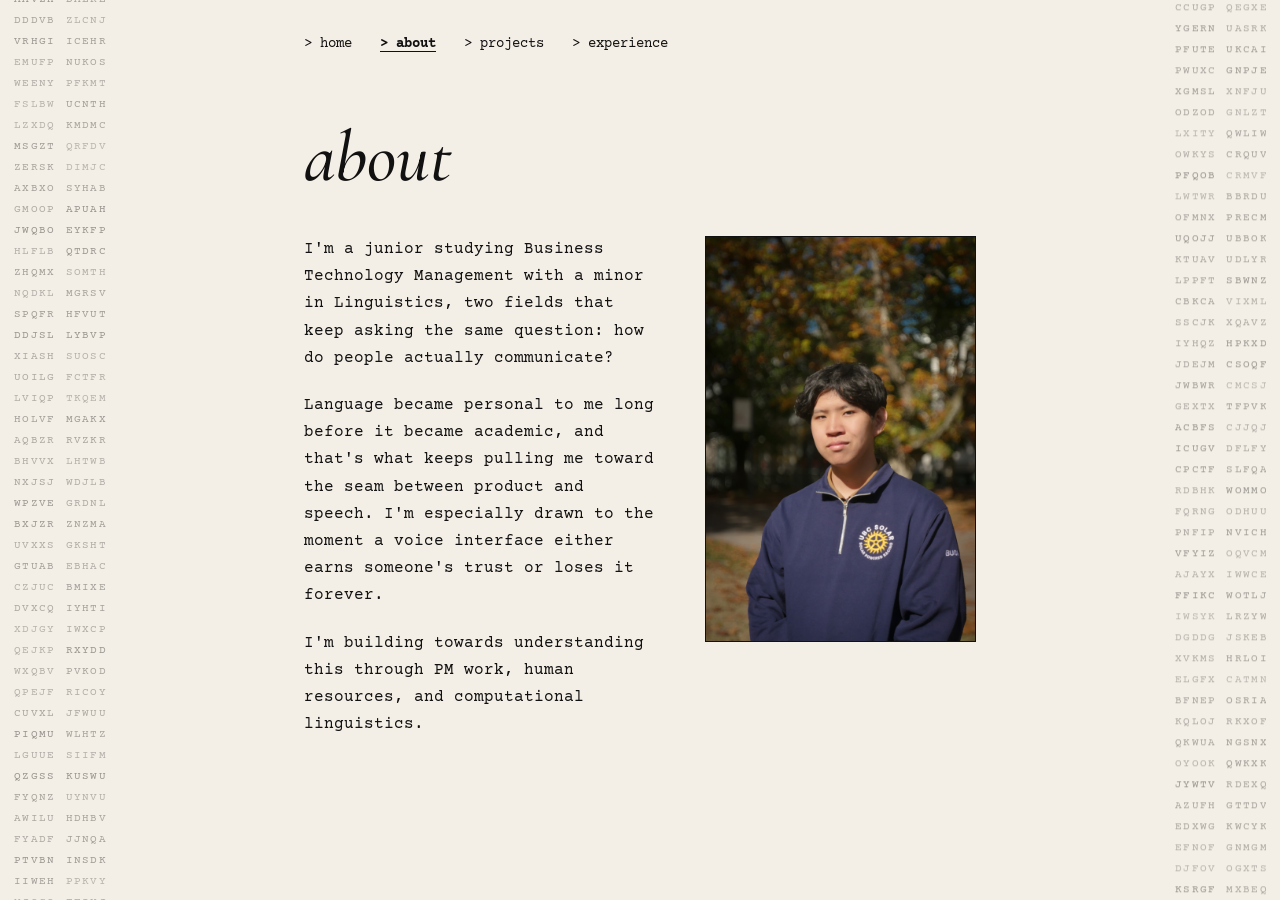
<file: about.html>
<!DOCTYPE html>
<html lang="en">
<head>
  <meta charset="utf-8">
  <meta name="viewport" content="width=device-width, initial-scale=1">
  <title>about | william he</title>
  <meta name="description" content="About William He, a UBC Business Technology Management student with a Linguistics minor.">
  <meta property="og:title" content="about | william he">
  <meta property="og:description" content="About William He, a UBC Business Technology Management student with a Linguistics minor.">
  <meta property="og:type" content="website">
  <link rel="preconnect" href="https://fonts.googleapis.com">
  <link rel="preconnect" href="https://fonts.gstatic.com" crossorigin>
  <link href="https://fonts.googleapis.com/css2?family=Cormorant+Garamond:ital,wght@1,400;1,500&family=Courier+Prime:wght@400;700&display=swap" rel="stylesheet">
  <link rel="stylesheet" href="css/style.css">
</head>
<body>
  <div class="page">
    <nav class="site-nav" aria-label="Main">
      <ul>
        <li><a href="index.html">&gt; home</a></li>
        <li><a href="about.html" aria-current="page">&gt; about</a></li>
        <li><a href="projects.html">&gt; projects</a></li>
        <li><a href="experience.html">&gt; experience</a></li>
      </ul>
    </nav>

    <main>
      <h1 class="page-title">about</h1>

      <div class="about-grid">
        <div class="about-text">
          <p>I'm a junior studying Business Technology Management with a minor in Linguistics, two fields that keep asking the same question: how do people actually communicate?</p>
          <p>Language became personal to me long before it became academic, and that's what keeps pulling me toward the seam between product and speech. I'm especially drawn to the moment a voice interface either earns someone's trust or loses it forever.</p>
          <p>I'm building towards understanding this through PM work, human resources, and computational linguistics.</p>
        </div>

        <figure class="about-photo">
          <img src="assets/willhe.jpg" alt="Portrait of William He outdoors in autumn, wearing a navy UBC Solar quarter-zip" width="1365" height="2048">
        </figure>
      </div>
    </main>
  </div>

  <script src="js/scramble.js"></script>
</body>
</html>
</file>
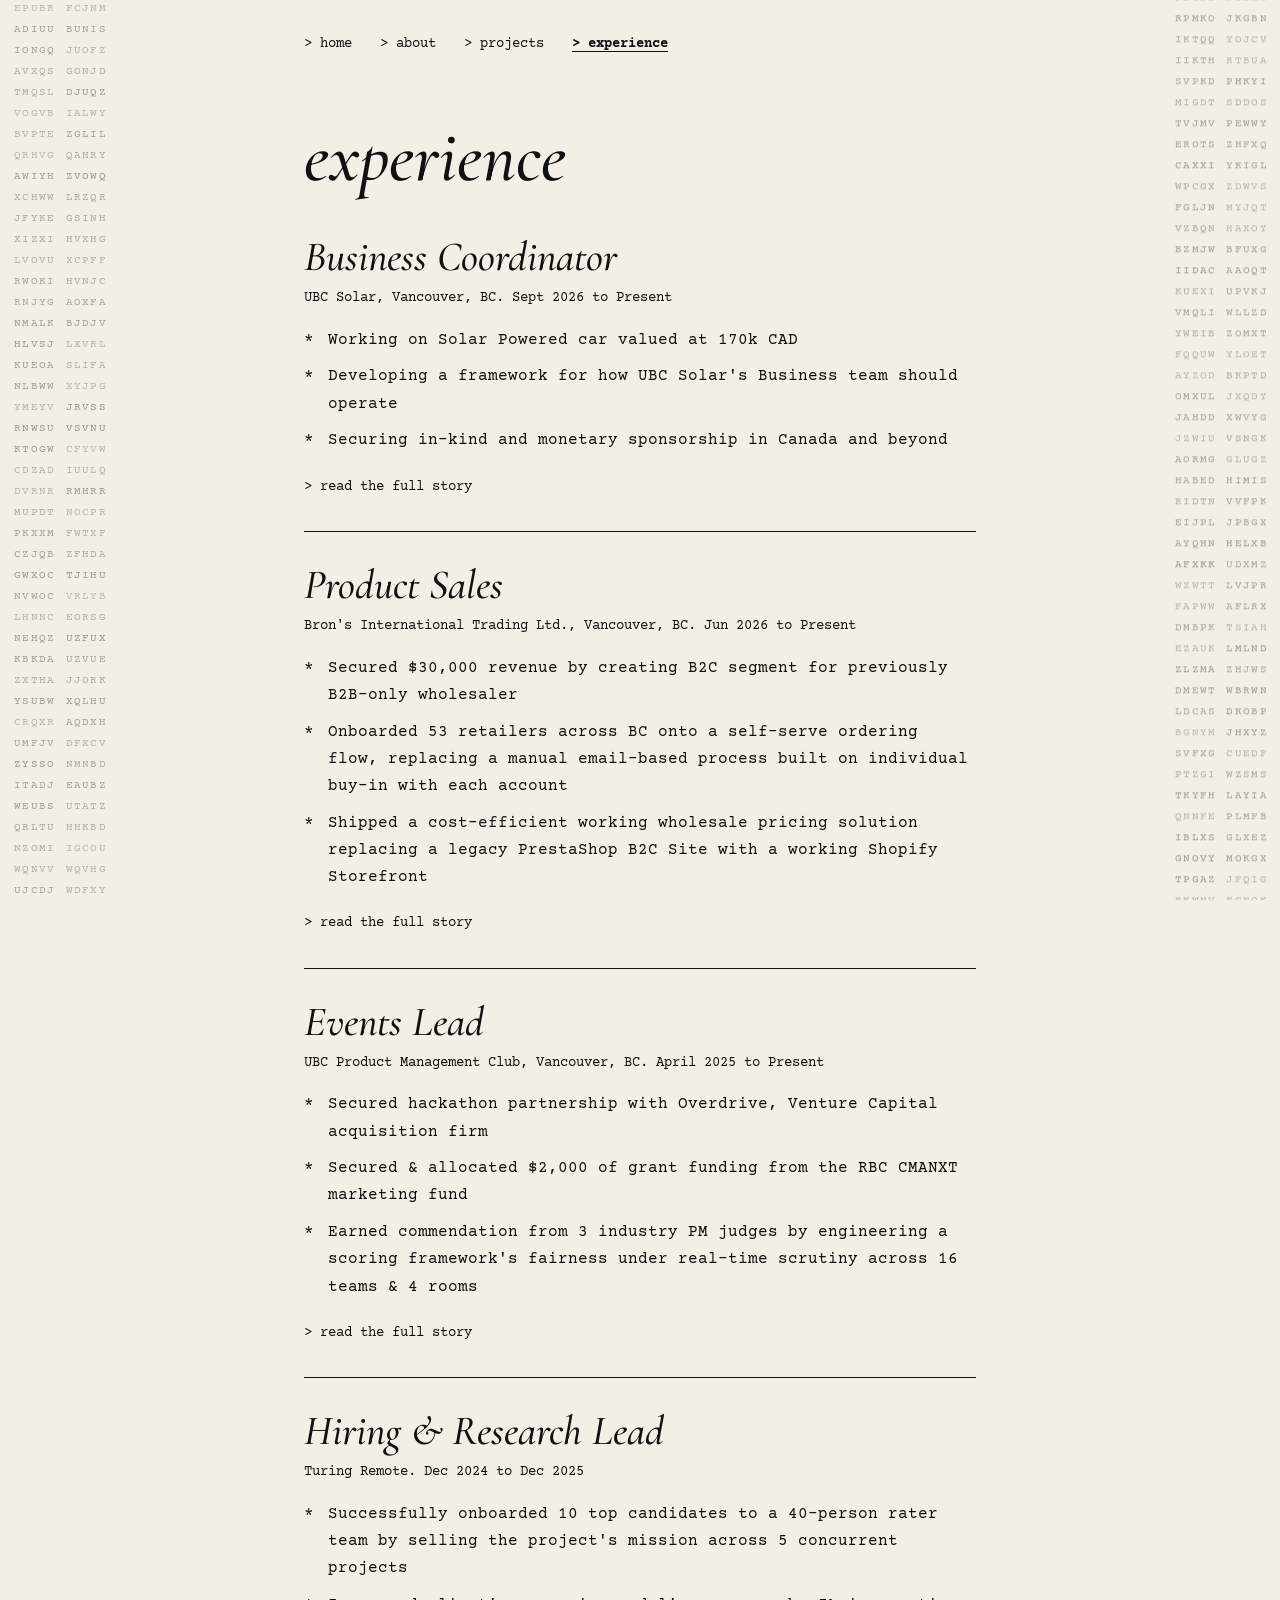
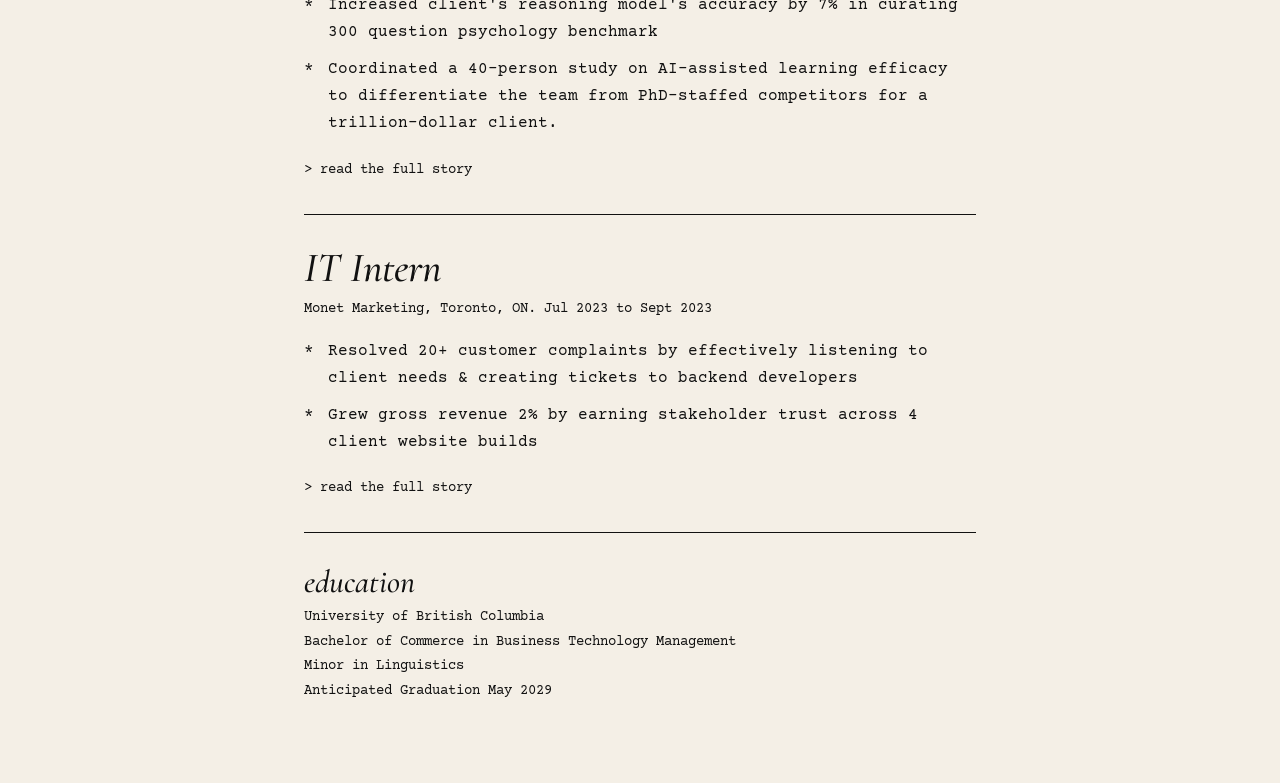
<file: experience.html>
<!DOCTYPE html>
<html lang="en">
<head>
  <meta charset="utf-8">
  <meta name="viewport" content="width=device-width, initial-scale=1">
  <title>experience | william he</title>
  <meta name="description" content="Work experience of William He: UBC Solar, Bron's International Trading, UBC Product Management Club, Turing, and Monet Marketing.">
  <meta property="og:title" content="experience | william he">
  <meta property="og:description" content="Work experience of William He: UBC Solar, Bron's International Trading, UBC Product Management Club, Turing, and Monet Marketing.">
  <meta property="og:type" content="website">
  <link rel="preconnect" href="https://fonts.googleapis.com">
  <link rel="preconnect" href="https://fonts.gstatic.com" crossorigin>
  <link href="https://fonts.googleapis.com/css2?family=Cormorant+Garamond:ital,wght@1,400;1,500&family=Courier+Prime:wght@400;700&display=swap" rel="stylesheet">
  <link rel="stylesheet" href="css/style.css">
</head>
<body>
  <div class="page">
    <nav class="site-nav" aria-label="Main">
      <ul>
        <li><a href="index.html">&gt; home</a></li>
        <li><a href="about.html">&gt; about</a></li>
        <li><a href="projects.html">&gt; projects</a></li>
        <li><a href="experience.html" aria-current="page">&gt; experience</a></li>
      </ul>
    </nav>

    <main>
      <h1 class="page-title">experience</h1>

      <!-- To add an entry, copy one <article> block below and paste it at the top (newest first). -->

      <article class="entry">
        <h2><a href="experience/business-coordinator.html">Business Coordinator</a></h2>
        <p class="entry-meta">UBC Solar, Vancouver, BC. Sept 2026 to Present</p>
        <ul class="bullets">
          <li>Working on Solar Powered car valued at 170k CAD</li>
          <li>Developing a framework for how UBC Solar's Business team should operate</li>
          <li>Securing in-kind and monetary sponsorship in Canada and beyond</li>
        </ul>
        <p class="entry-more"><a href="experience/business-coordinator.html">&gt; read the full story</a></p>
      </article>

      <article class="entry">
        <h2><a href="experience/product-sales.html">Product Sales</a></h2>
        <p class="entry-meta">Bron's International Trading Ltd., Vancouver, BC. Jun 2026 to Present</p>
        <ul class="bullets">
          <li>Secured $30,000 revenue by creating B2C segment for previously B2B-only wholesaler</li>
          <li>Onboarded 53 retailers across BC onto a self-serve ordering flow, replacing a manual email-based process built on individual buy-in with each account</li>
          <li>Shipped a cost-efficient working wholesale pricing solution replacing a legacy PrestaShop B2C Site with a working Shopify Storefront</li>
        </ul>
        <p class="entry-more"><a href="experience/product-sales.html">&gt; read the full story</a></p>
      </article>

      <article class="entry">
        <h2><a href="experience/events-lead.html">Events Lead</a></h2>
        <p class="entry-meta">UBC Product Management Club, Vancouver, BC. April 2025 to Present</p>
        <ul class="bullets">
          <li>Secured hackathon partnership with Overdrive, Venture Capital acquisition firm</li>
          <li>Secured &amp; allocated $2,000 of grant funding from the RBC CMANXT marketing fund</li>
          <li>Earned commendation from 3 industry PM judges by engineering a scoring framework's fairness under real-time scrutiny across 16 teams &amp; 4 rooms</li>
        </ul>
        <p class="entry-more"><a href="experience/events-lead.html">&gt; read the full story</a></p>
      </article>

      <article class="entry">
        <h2><a href="experience/hiring-research-lead.html">Hiring &amp; Research Lead</a></h2>
        <p class="entry-meta">Turing Remote. Dec 2024 to Dec 2025</p>
        <ul class="bullets">
          <li>Successfully onboarded 10 top candidates to a 40-person rater team by selling the project's mission across 5 concurrent projects</li>
          <li>Increased client's reasoning model's accuracy by 7% in curating 300 question psychology benchmark</li>
          <li>Coordinated a 40-person study on AI-assisted learning efficacy to differentiate the team from PhD-staffed competitors for a trillion-dollar client.</li>
        </ul>
        <p class="entry-more"><a href="experience/hiring-research-lead.html">&gt; read the full story</a></p>
      </article>

      <article class="entry">
        <h2><a href="experience/it-intern.html">IT Intern</a></h2>
        <p class="entry-meta">Monet Marketing, Toronto, ON. Jul 2023 to Sept 2023</p>
        <ul class="bullets">
          <li>Resolved 20+ customer complaints by effectively listening to client needs &amp; creating tickets to backend developers</li>
          <li>Grew gross revenue 2% by earning stakeholder trust across 4 client website builds</li>
        </ul>
        <p class="entry-more"><a href="experience/it-intern.html">&gt; read the full story</a></p>
      </article>

      <section class="education" aria-labelledby="education-title">
        <h2 id="education-title">education</h2>
        <p>University of British Columbia<br>
        Bachelor of Commerce in Business Technology Management<br>
        Minor in Linguistics<br>
        Anticipated Graduation May 2029</p>
      </section>
    </main>
  </div>

  <script src="js/scramble.js"></script>
</body>
</html>
</file>
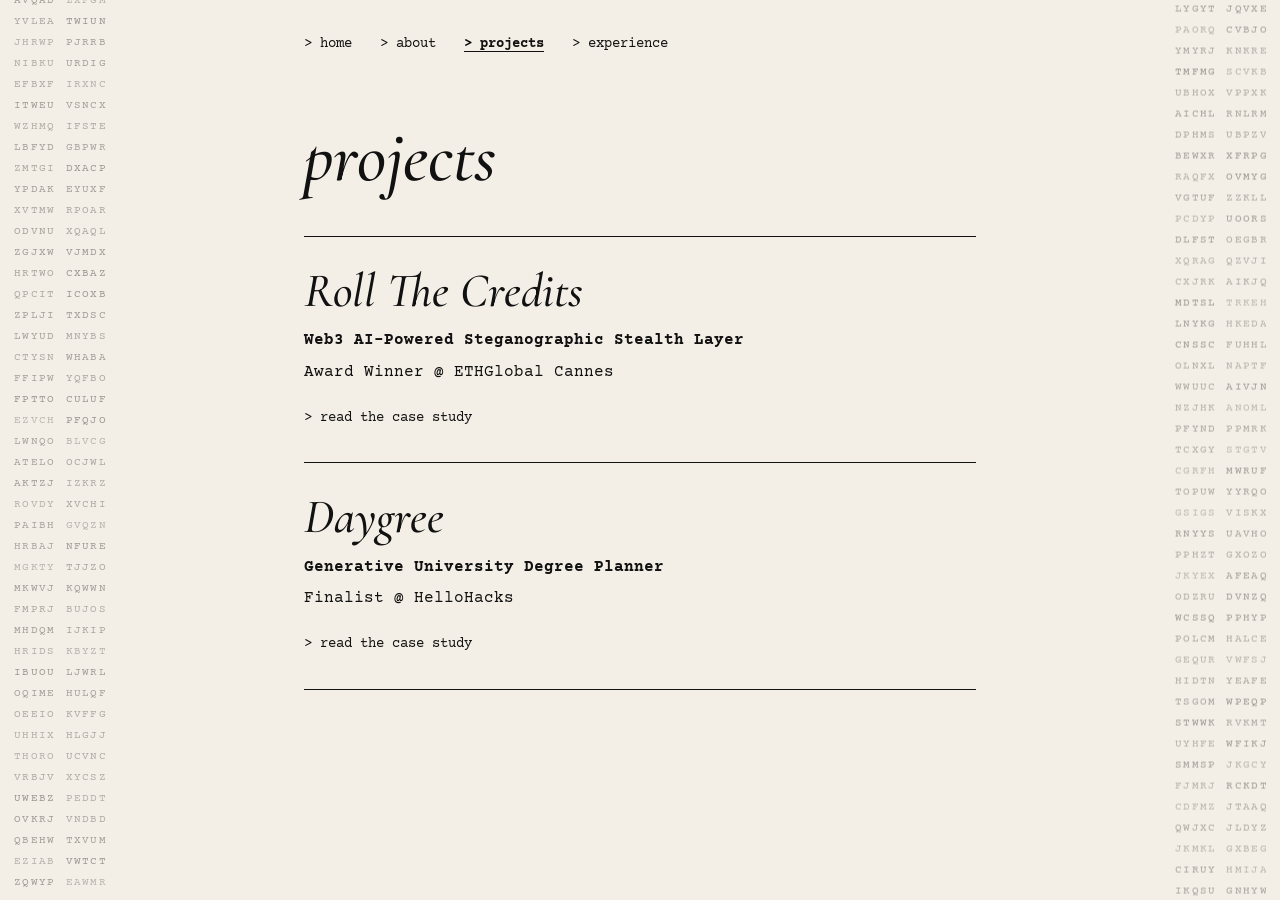
<file: projects.html>
<!DOCTYPE html>
<html lang="en">
<head>
  <meta charset="utf-8">
  <meta name="viewport" content="width=device-width, initial-scale=1">
  <title>projects | william he</title>
  <meta name="description" content="Projects by William He, including Roll The Credits (ETHGlobal Cannes award winner) and Daygree (HelloHacks finalist).">
  <meta property="og:title" content="projects | william he">
  <meta property="og:description" content="Projects by William He, including Roll The Credits (ETHGlobal Cannes award winner) and Daygree (HelloHacks finalist).">
  <meta property="og:type" content="website">
  <link rel="preconnect" href="https://fonts.googleapis.com">
  <link rel="preconnect" href="https://fonts.gstatic.com" crossorigin>
  <link href="https://fonts.googleapis.com/css2?family=Cormorant+Garamond:ital,wght@1,400;1,500&family=Courier+Prime:wght@400;700&display=swap" rel="stylesheet">
  <link rel="stylesheet" href="css/style.css">
</head>
<body>
  <div class="page">
    <nav class="site-nav" aria-label="Main">
      <ul>
        <li><a href="index.html">&gt; home</a></li>
        <li><a href="about.html">&gt; about</a></li>
        <li><a href="projects.html" aria-current="page">&gt; projects</a></li>
        <li><a href="experience.html">&gt; experience</a></li>
      </ul>
    </nav>

    <main>
      <h1 class="page-title">projects</h1>

      <!-- To add a project, copy one <article> block below, edit the text, then build its subpage from _template.html (see README). -->

      <article class="project">
        <h2 class="project-title"><a href="projects/roll-the-credits.html">Roll The Credits</a></h2>
        <p class="project-subtitle">Web3 AI-Powered Steganographic Stealth Layer</p>
        <p class="project-badge">Award Winner @ ETHGlobal Cannes</p>
        <p class="entry-more"><a href="projects/roll-the-credits.html">&gt; read the case study</a></p>
      </article>

      <article class="project">
        <h2 class="project-title"><a href="projects/daygree.html">Daygree</a></h2>
        <p class="project-subtitle">Generative University Degree Planner</p>
        <p class="project-badge">Finalist @ HelloHacks</p>
        <p class="entry-more"><a href="projects/daygree.html">&gt; read the case study</a></p>
      </article>
    </main>
  </div>

  <script src="js/scramble.js"></script>
</body>
</html>
</file>
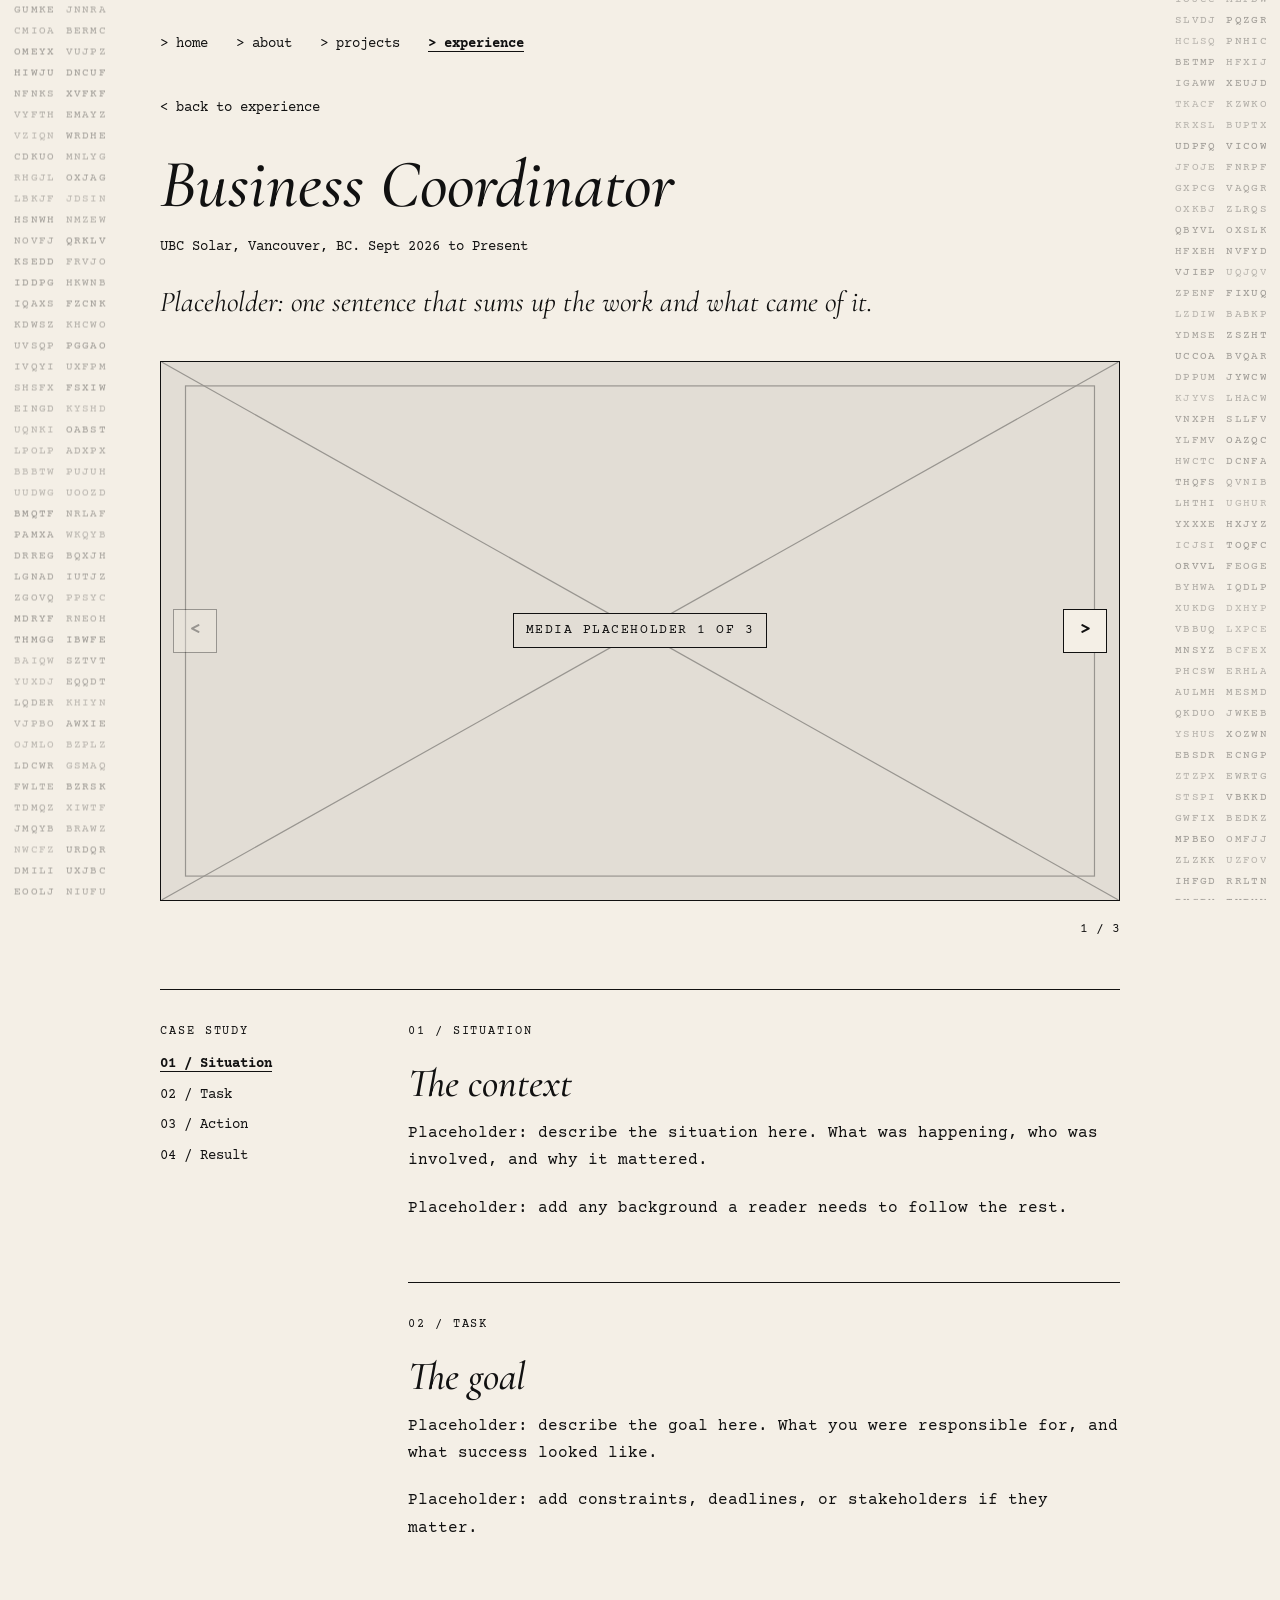
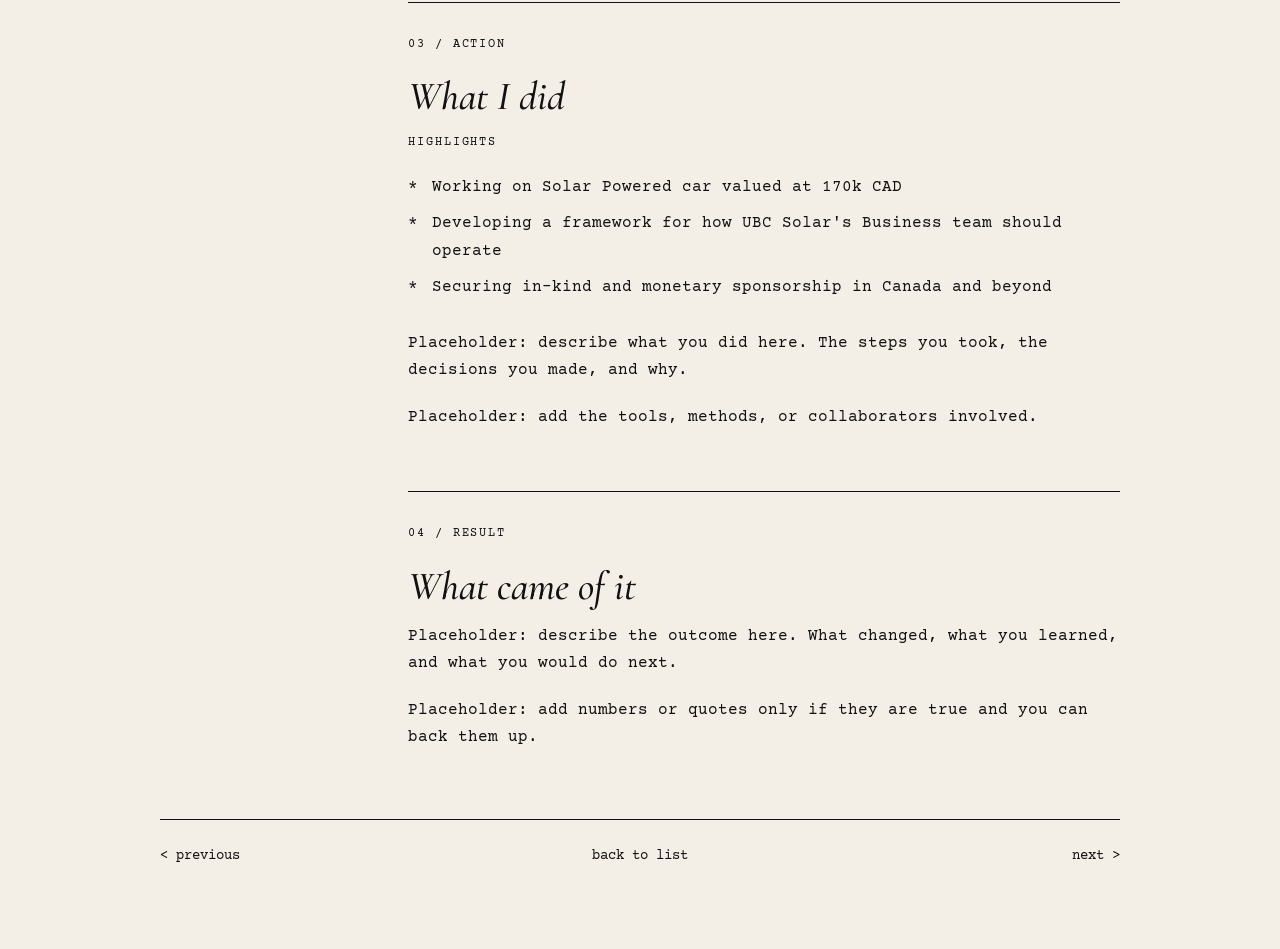
<file: experience/business-coordinator.html>
<!DOCTYPE html>
<html lang="en">
<head>
  <meta charset="utf-8">
  <meta name="viewport" content="width=device-width, initial-scale=1">
  <title>Business Coordinator | William He</title>
  <meta name="description" content="Case study of the Business Coordinator role at UBC Solar in Vancouver, BC.">
  <meta property="og:title" content="Business Coordinator | William He">
  <meta property="og:description" content="Case study of the Business Coordinator role at UBC Solar in Vancouver, BC.">
  <meta property="og:type" content="article">
  <link rel="preconnect" href="https://fonts.googleapis.com">
  <link rel="preconnect" href="https://fonts.gstatic.com" crossorigin>
  <link href="https://fonts.googleapis.com/css2?family=Cormorant+Garamond:ital,wght@1,400;1,500&family=Courier+Prime:wght@400;700&display=swap" rel="stylesheet">
  <link rel="stylesheet" href="/css/style.css">
</head>
<body>
  <div class="page page--sub">
    <nav class="site-nav" aria-label="Main">
      <ul>
        <li><a href="/">&gt; home</a></li>
        <li><a href="/about">&gt; about</a></li>
        <li><a href="/projects">&gt; projects</a></li>
        <li><a href="/experience" aria-current="page">&gt; experience</a></li>
      </ul>
    </nav>

    <main>
      <p class="back-link"><a href="/experience">&lt; back to experience</a></p>

      <header class="sub-header">
        <h1 class="page-title sub-title">Business Coordinator</h1>
        <p class="sub-meta">UBC Solar, Vancouver, BC. Sept 2026 to Present</p>
        <!-- TODO: replace with one sentence drawn only from your own writing. Never invent facts. -->
        <p class="sub-summary">Placeholder: one sentence that sums up the work and what came of it.</p>
      </header>

      <!--
        TODO: media. Each slide is ONE line, so swapping is a one-line change.
        Replace a placeholder line with a real slide:
          <figure class="slide"><img src="/assets/media/business-coordinator/01.jpg" alt="Describe the image" loading="lazy"><figcaption>Optional caption</figcaption></figure>
        Video: <figure class="slide"><video src="/assets/media/business-coordinator/demo.mp4" controls muted playsinline preload="metadata"></video></figure>
        Keep loading="lazy" on every image except the first slide. Add or remove slides freely.
        Real images need meaningful alt text. figcaption is optional.
      -->
      <section class="carousel" data-carousel aria-roledescription="carousel" aria-label="Business Coordinator media">
        <div class="carousel-frame">
          <div class="carousel-track" tabindex="0" role="group" aria-label="Slides">
            <figure class="slide placeholder"><img class="placeholder-art" src="/assets/placeholder.svg" alt=""><p class="placeholder-text">MEDIA PLACEHOLDER 1 OF 3</p></figure>
            <figure class="slide placeholder"><img class="placeholder-art" src="/assets/placeholder.svg" alt="" loading="lazy"><p class="placeholder-text">MEDIA PLACEHOLDER 2 OF 3</p></figure>
            <figure class="slide placeholder"><img class="placeholder-art" src="/assets/placeholder.svg" alt="" loading="lazy"><p class="placeholder-text">MEDIA PLACEHOLDER 3 OF 3</p></figure>
          </div>
          <button type="button" class="carousel-btn carousel-btn--prev" data-carousel-prev aria-label="Previous slide" hidden>&lt;</button>
          <button type="button" class="carousel-btn carousel-btn--next" data-carousel-next aria-label="Next slide" hidden>&gt;</button>
        </div>
        <div class="carousel-meta">
          <p class="carousel-caption" aria-hidden="true"></p>
          <p class="carousel-counter" aria-hidden="true" hidden>1 / 3</p>
        </div>
      </section>

      <div class="case-study">
        <nav class="case-nav" aria-label="Case study sections">
          <p class="case-nav-label">Case study</p>
          <ul>
            <li><a href="#situation">01 / Situation</a></li>
            <li><a href="#task">02 / Task</a></li>
            <li><a href="#action">03 / Action</a></li>
            <li><a href="#result">04 / Result</a></li>
          </ul>
        </nav>

        <div class="case-main">
          <section class="case-section" id="situation" aria-labelledby="situation-title">
            <!-- TODO: write the situation. Keep the heading or rename it. 2 to 3 paragraphs. -->
            <p class="case-label">01 / Situation</p>
            <h2 id="situation-title">The context</h2>
            <p>Placeholder: describe the situation here. What was happening, who was involved, and why it mattered.</p>
            <p>Placeholder: add any background a reader needs to follow the rest.</p>
          </section>

          <section class="case-section" id="task" aria-labelledby="task-title">
            <!-- TODO: write the task. -->
            <p class="case-label">02 / Task</p>
            <h2 id="task-title">The goal</h2>
            <p>Placeholder: describe the goal here. What you were responsible for, and what success looked like.</p>
            <p>Placeholder: add constraints, deadlines, or stakeholders if they matter.</p>
          </section>

          <section class="case-section" id="action" aria-labelledby="action-title">
            <!-- TODO: write the action. -->
            <p class="case-label">03 / Action</p>
            <h2 id="action-title">What I did</h2>
            <!-- TODO: highlights are the starter bullets from the list page. Rewrite in depth, then delete this list and its label if the prose covers it. -->
            <p class="highlights-label">Highlights</p>
            <ul class="bullets highlights">
              <li>Working on Solar Powered car valued at 170k CAD</li>
              <li>Developing a framework for how UBC Solar's Business team should operate</li>
              <li>Securing in-kind and monetary sponsorship in Canada and beyond</li>
            </ul>
            <p>Placeholder: describe what you did here. The steps you took, the decisions you made, and why.</p>
            <p>Placeholder: add the tools, methods, or collaborators involved.</p>
            <!-- Optional: an image or video inside any section. Copy this pattern where it helps.
            <figure class="inline-media"><img src="/assets/media/business-coordinator/04.jpg" alt="Describe the image" loading="lazy"><figcaption>Optional caption</figcaption></figure>
            -->
          </section>

          <section class="case-section" id="result" aria-labelledby="result-title">
            <!-- TODO: write the result. -->
            <p class="case-label">04 / Result</p>
            <h2 id="result-title">What came of it</h2>
            <p>Placeholder: describe the outcome here. What changed, what you learned, and what you would do next.</p>
            <p>Placeholder: add numbers or quotes only if they are true and you can back them up.</p>
          </section>
        </div>
      </div>

      <nav class="sub-footer" aria-label="More experience">
        <a class="prev" href="/experience/it-intern" aria-label="previous: IT Intern">&lt; previous</a>
        <a class="all" href="/experience">back to list</a>
        <a class="next" href="/experience/product-sales" aria-label="next: Product Sales">next &gt;</a>
      </nav>
    </main>
  </div>

  <script src="/js/scramble.js"></script>
  <script src="/js/subpage.js"></script>
</body>
</html>
</file>
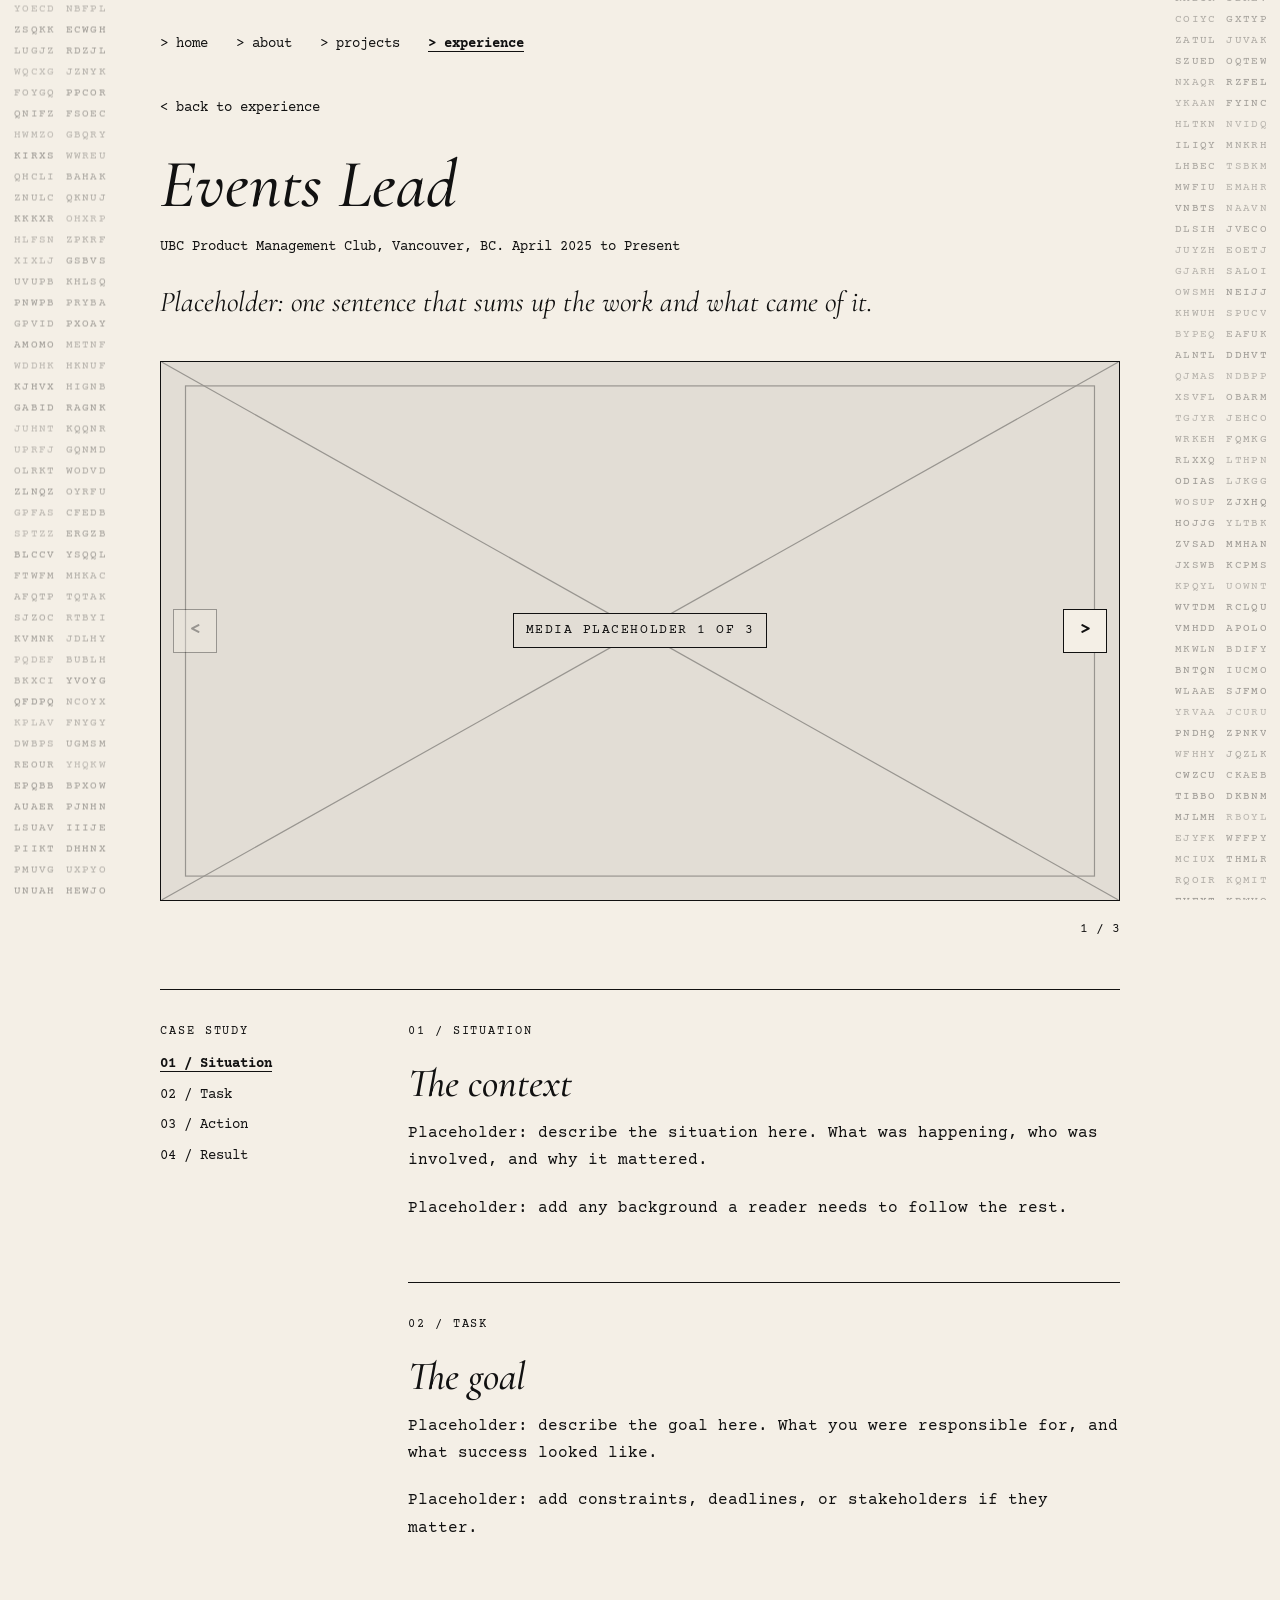
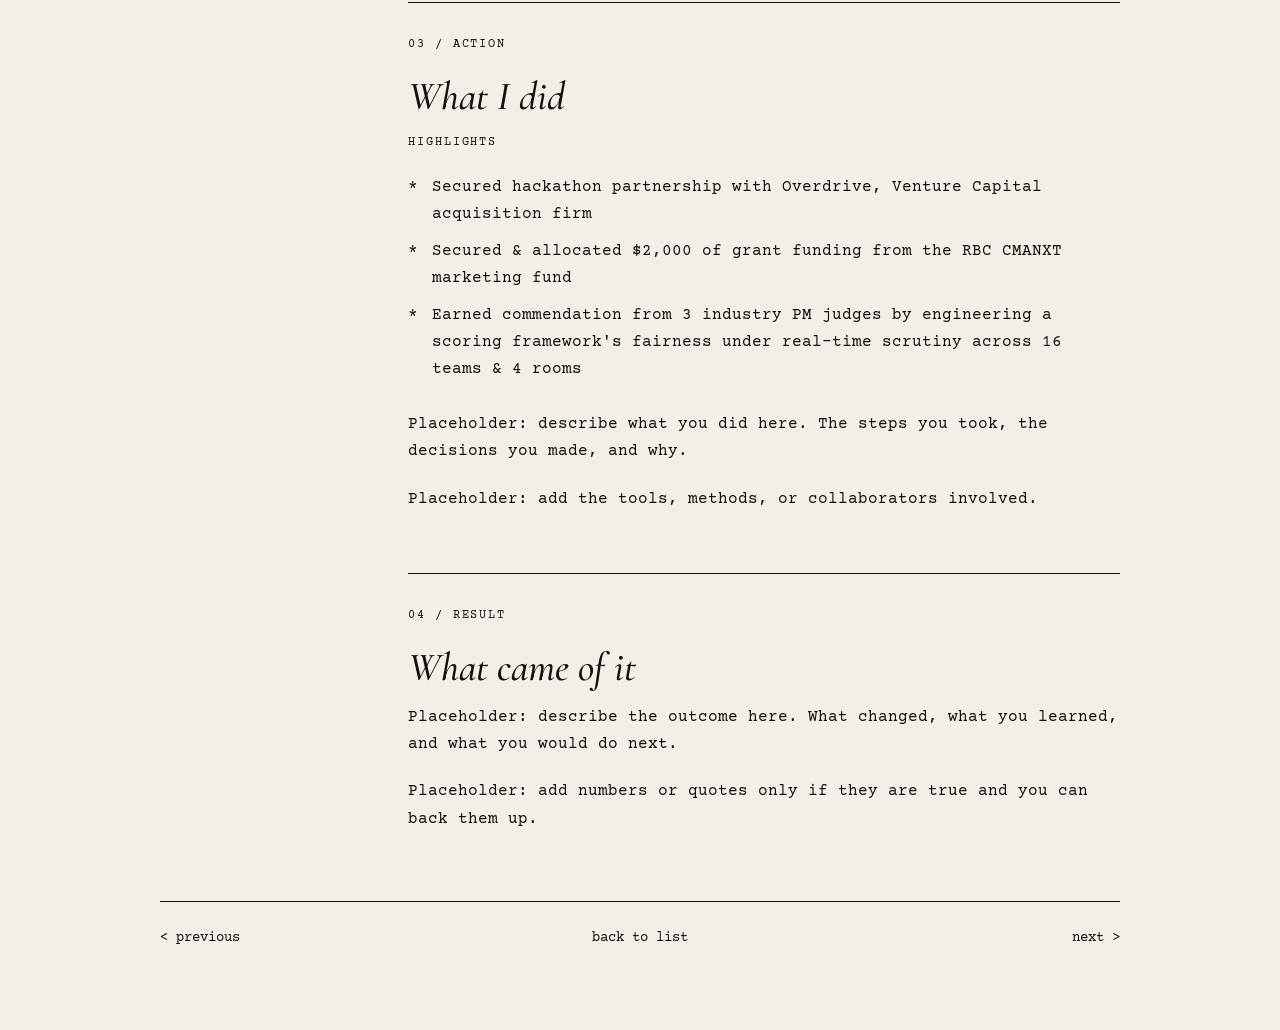
<file: experience/events-lead.html>
<!DOCTYPE html>
<html lang="en">
<head>
  <meta charset="utf-8">
  <meta name="viewport" content="width=device-width, initial-scale=1">
  <title>Events Lead | William He</title>
  <meta name="description" content="Case study of the Events Lead role at the UBC Product Management Club in Vancouver, BC.">
  <meta property="og:title" content="Events Lead | William He">
  <meta property="og:description" content="Case study of the Events Lead role at the UBC Product Management Club in Vancouver, BC.">
  <meta property="og:type" content="article">
  <link rel="preconnect" href="https://fonts.googleapis.com">
  <link rel="preconnect" href="https://fonts.gstatic.com" crossorigin>
  <link href="https://fonts.googleapis.com/css2?family=Cormorant+Garamond:ital,wght@1,400;1,500&family=Courier+Prime:wght@400;700&display=swap" rel="stylesheet">
  <link rel="stylesheet" href="/css/style.css">
</head>
<body>
  <div class="page page--sub">
    <nav class="site-nav" aria-label="Main">
      <ul>
        <li><a href="/">&gt; home</a></li>
        <li><a href="/about">&gt; about</a></li>
        <li><a href="/projects">&gt; projects</a></li>
        <li><a href="/experience" aria-current="page">&gt; experience</a></li>
      </ul>
    </nav>

    <main>
      <p class="back-link"><a href="/experience">&lt; back to experience</a></p>

      <header class="sub-header">
        <h1 class="page-title sub-title">Events Lead</h1>
        <p class="sub-meta">UBC Product Management Club, Vancouver, BC. April 2025 to Present</p>
        <!-- TODO: replace with one sentence drawn only from your own writing. Never invent facts. -->
        <p class="sub-summary">Placeholder: one sentence that sums up the work and what came of it.</p>
      </header>

      <!--
        TODO: media. Each slide is ONE line, so swapping is a one-line change.
        Replace a placeholder line with a real slide:
          <figure class="slide"><img src="/assets/media/events-lead/01.jpg" alt="Describe the image" loading="lazy"><figcaption>Optional caption</figcaption></figure>
        Video: <figure class="slide"><video src="/assets/media/events-lead/demo.mp4" controls muted playsinline preload="metadata"></video></figure>
        Keep loading="lazy" on every image except the first slide. Add or remove slides freely.
        Real images need meaningful alt text. figcaption is optional.
      -->
      <section class="carousel" data-carousel aria-roledescription="carousel" aria-label="Events Lead media">
        <div class="carousel-frame">
          <div class="carousel-track" tabindex="0" role="group" aria-label="Slides">
            <figure class="slide placeholder"><img class="placeholder-art" src="/assets/placeholder.svg" alt=""><p class="placeholder-text">MEDIA PLACEHOLDER 1 OF 3</p></figure>
            <figure class="slide placeholder"><img class="placeholder-art" src="/assets/placeholder.svg" alt="" loading="lazy"><p class="placeholder-text">MEDIA PLACEHOLDER 2 OF 3</p></figure>
            <figure class="slide placeholder"><img class="placeholder-art" src="/assets/placeholder.svg" alt="" loading="lazy"><p class="placeholder-text">MEDIA PLACEHOLDER 3 OF 3</p></figure>
          </div>
          <button type="button" class="carousel-btn carousel-btn--prev" data-carousel-prev aria-label="Previous slide" hidden>&lt;</button>
          <button type="button" class="carousel-btn carousel-btn--next" data-carousel-next aria-label="Next slide" hidden>&gt;</button>
        </div>
        <div class="carousel-meta">
          <p class="carousel-caption" aria-hidden="true"></p>
          <p class="carousel-counter" aria-hidden="true" hidden>1 / 3</p>
        </div>
      </section>

      <div class="case-study">
        <nav class="case-nav" aria-label="Case study sections">
          <p class="case-nav-label">Case study</p>
          <ul>
            <li><a href="#situation">01 / Situation</a></li>
            <li><a href="#task">02 / Task</a></li>
            <li><a href="#action">03 / Action</a></li>
            <li><a href="#result">04 / Result</a></li>
          </ul>
        </nav>

        <div class="case-main">
          <section class="case-section" id="situation" aria-labelledby="situation-title">
            <!-- TODO: write the situation. Keep the heading or rename it. 2 to 3 paragraphs. -->
            <p class="case-label">01 / Situation</p>
            <h2 id="situation-title">The context</h2>
            <p>Placeholder: describe the situation here. What was happening, who was involved, and why it mattered.</p>
            <p>Placeholder: add any background a reader needs to follow the rest.</p>
          </section>

          <section class="case-section" id="task" aria-labelledby="task-title">
            <!-- TODO: write the task. -->
            <p class="case-label">02 / Task</p>
            <h2 id="task-title">The goal</h2>
            <p>Placeholder: describe the goal here. What you were responsible for, and what success looked like.</p>
            <p>Placeholder: add constraints, deadlines, or stakeholders if they matter.</p>
          </section>

          <section class="case-section" id="action" aria-labelledby="action-title">
            <!-- TODO: write the action. -->
            <p class="case-label">03 / Action</p>
            <h2 id="action-title">What I did</h2>
            <!-- TODO: highlights are the starter bullets from the list page. Rewrite in depth, then delete this list and its label if the prose covers it. -->
            <p class="highlights-label">Highlights</p>
            <ul class="bullets highlights">
              <li>Secured hackathon partnership with Overdrive, Venture Capital acquisition firm</li>
              <li>Secured &amp; allocated $2,000 of grant funding from the RBC CMANXT marketing fund</li>
              <li>Earned commendation from 3 industry PM judges by engineering a scoring framework's fairness under real-time scrutiny across 16 teams &amp; 4 rooms</li>
            </ul>
            <p>Placeholder: describe what you did here. The steps you took, the decisions you made, and why.</p>
            <p>Placeholder: add the tools, methods, or collaborators involved.</p>
            <!-- Optional: an image or video inside any section. Copy this pattern where it helps.
            <figure class="inline-media"><img src="/assets/media/events-lead/04.jpg" alt="Describe the image" loading="lazy"><figcaption>Optional caption</figcaption></figure>
            -->
          </section>

          <section class="case-section" id="result" aria-labelledby="result-title">
            <!-- TODO: write the result. -->
            <p class="case-label">04 / Result</p>
            <h2 id="result-title">What came of it</h2>
            <p>Placeholder: describe the outcome here. What changed, what you learned, and what you would do next.</p>
            <p>Placeholder: add numbers or quotes only if they are true and you can back them up.</p>
          </section>
        </div>
      </div>

      <nav class="sub-footer" aria-label="More experience">
        <a class="prev" href="/experience/product-sales" aria-label="previous: Product Sales">&lt; previous</a>
        <a class="all" href="/experience">back to list</a>
        <a class="next" href="/experience/hiring-research-lead" aria-label="next: Hiring &amp; Research Lead">next &gt;</a>
      </nav>
    </main>
  </div>

  <script src="/js/scramble.js"></script>
  <script src="/js/subpage.js"></script>
</body>
</html>
</file>
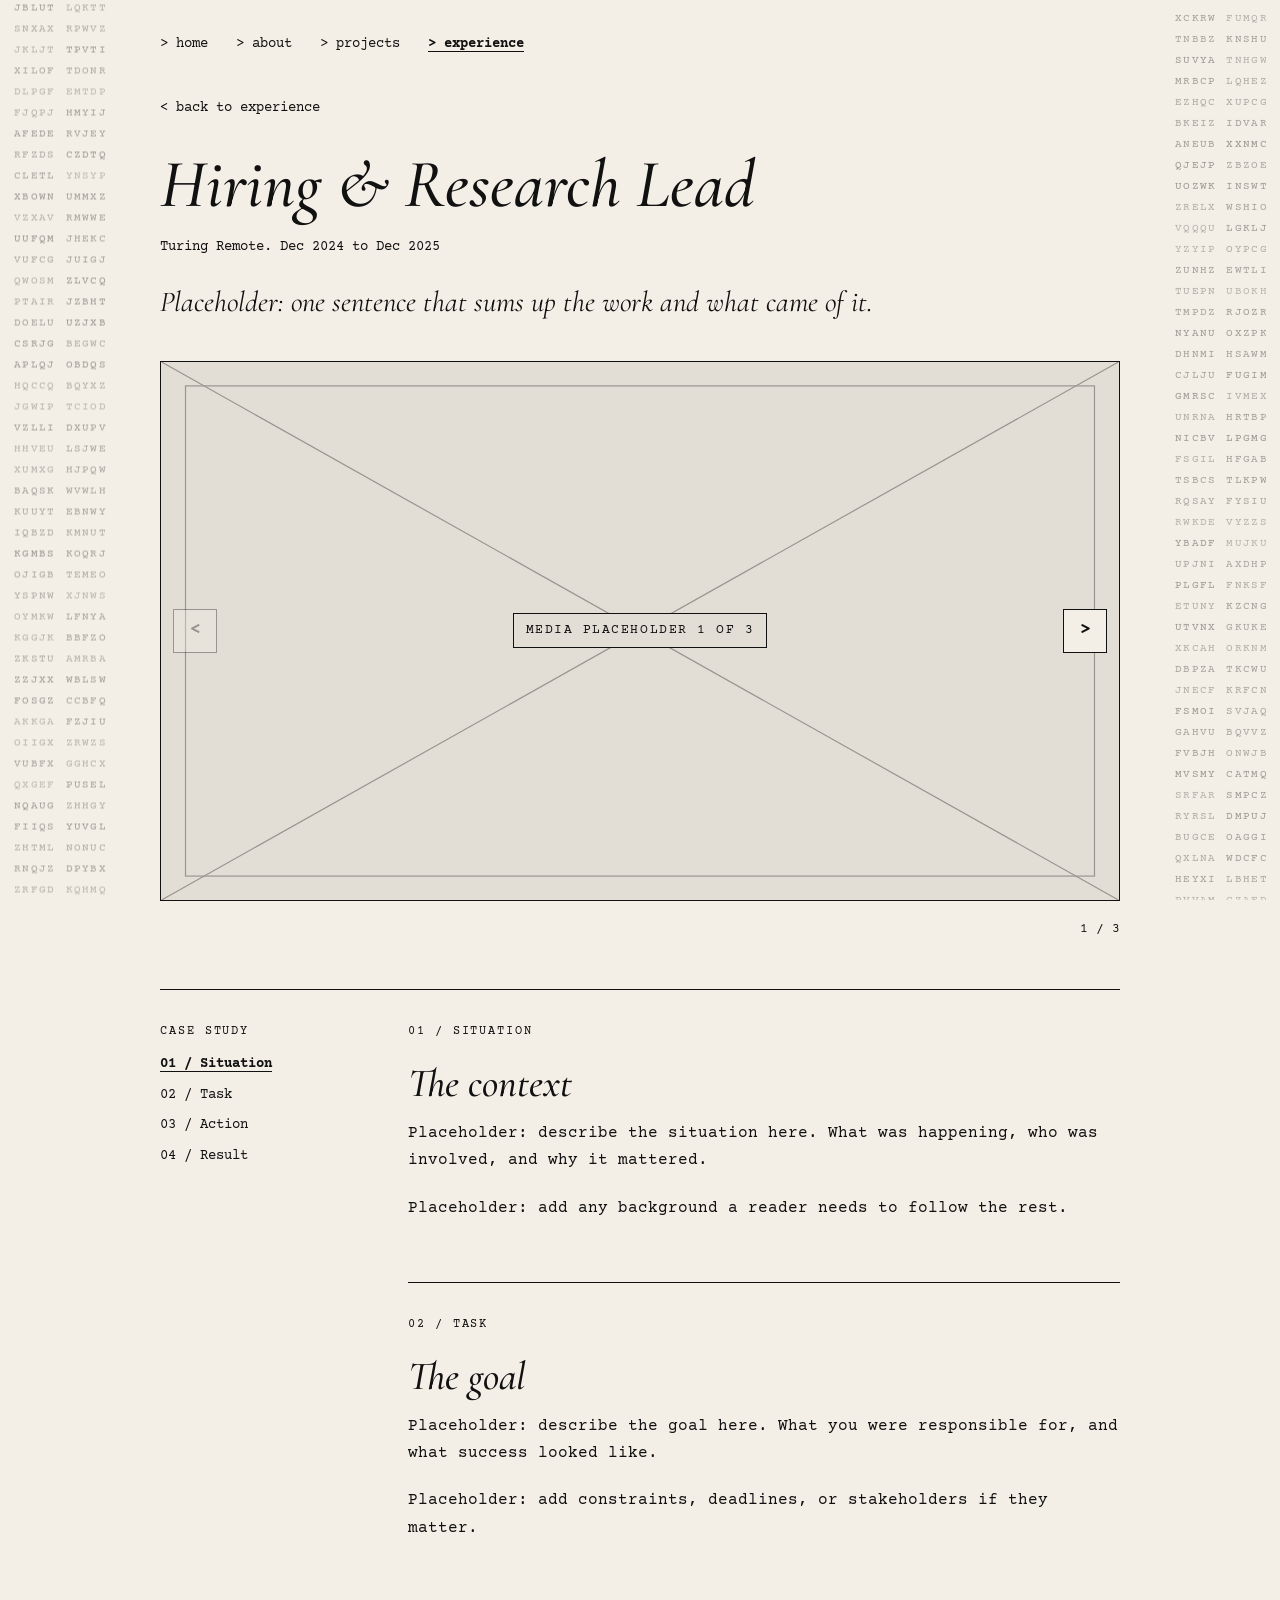
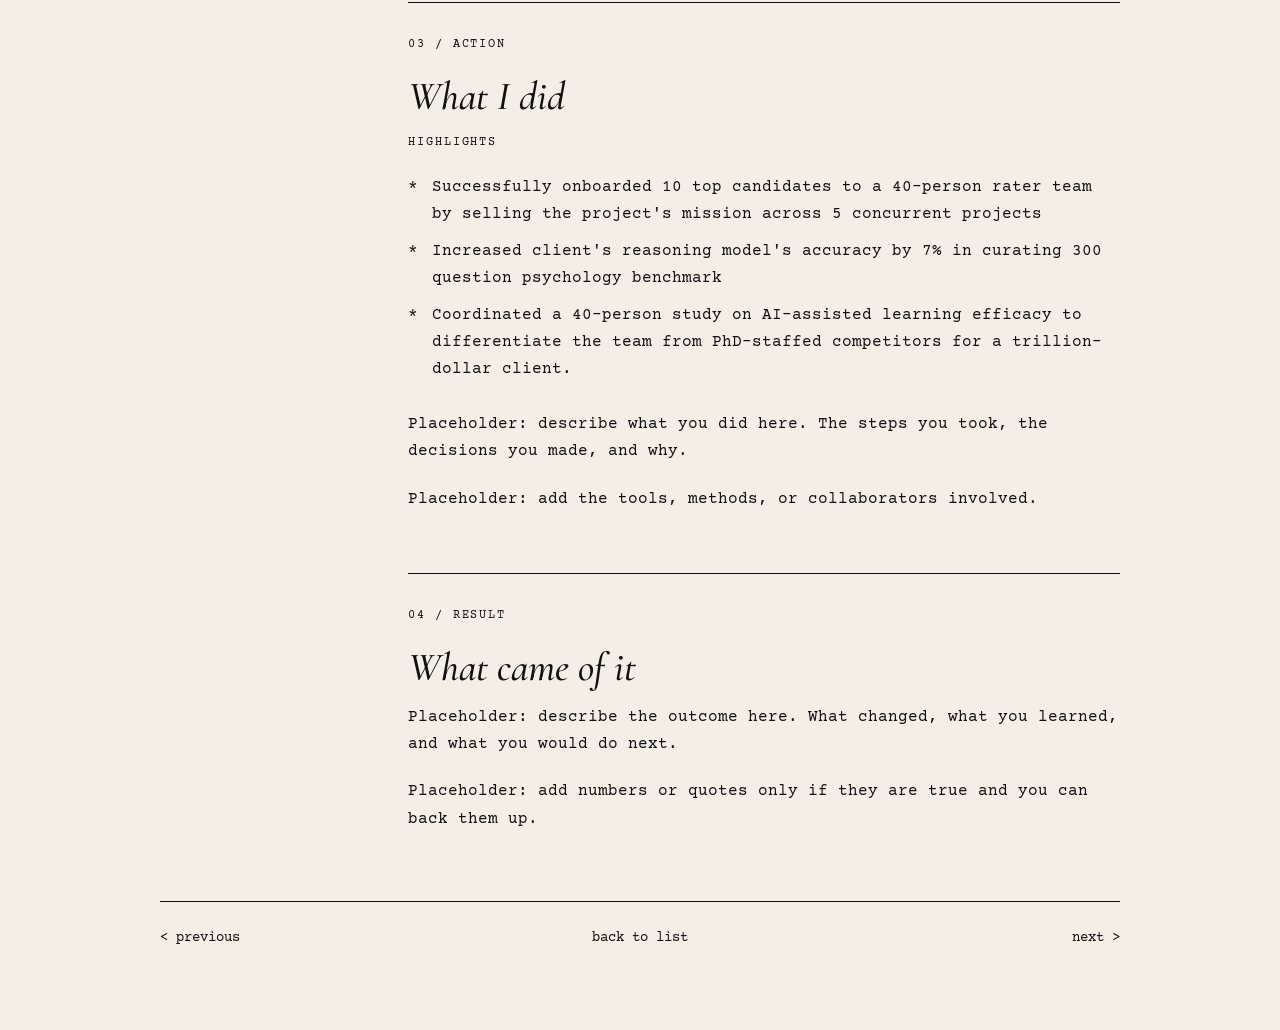
<file: experience/hiring-research-lead.html>
<!DOCTYPE html>
<html lang="en">
<head>
  <meta charset="utf-8">
  <meta name="viewport" content="width=device-width, initial-scale=1">
  <title>Hiring &amp; Research Lead | William He</title>
  <meta name="description" content="Case study of the Hiring and Research Lead role at Turing Remote.">
  <meta property="og:title" content="Hiring &amp; Research Lead | William He">
  <meta property="og:description" content="Case study of the Hiring and Research Lead role at Turing Remote.">
  <meta property="og:type" content="article">
  <link rel="preconnect" href="https://fonts.googleapis.com">
  <link rel="preconnect" href="https://fonts.gstatic.com" crossorigin>
  <link href="https://fonts.googleapis.com/css2?family=Cormorant+Garamond:ital,wght@1,400;1,500&family=Courier+Prime:wght@400;700&display=swap" rel="stylesheet">
  <link rel="stylesheet" href="/css/style.css">
</head>
<body>
  <div class="page page--sub">
    <nav class="site-nav" aria-label="Main">
      <ul>
        <li><a href="/">&gt; home</a></li>
        <li><a href="/about">&gt; about</a></li>
        <li><a href="/projects">&gt; projects</a></li>
        <li><a href="/experience" aria-current="page">&gt; experience</a></li>
      </ul>
    </nav>

    <main>
      <p class="back-link"><a href="/experience">&lt; back to experience</a></p>

      <header class="sub-header">
        <h1 class="page-title sub-title">Hiring &amp; Research Lead</h1>
        <p class="sub-meta">Turing Remote. Dec 2024 to Dec 2025</p>
        <!-- TODO: replace with one sentence drawn only from your own writing. Never invent facts. -->
        <p class="sub-summary">Placeholder: one sentence that sums up the work and what came of it.</p>
      </header>

      <!--
        TODO: media. Each slide is ONE line, so swapping is a one-line change.
        Replace a placeholder line with a real slide:
          <figure class="slide"><img src="/assets/media/hiring-research-lead/01.jpg" alt="Describe the image" loading="lazy"><figcaption>Optional caption</figcaption></figure>
        Video: <figure class="slide"><video src="/assets/media/hiring-research-lead/demo.mp4" controls muted playsinline preload="metadata"></video></figure>
        Keep loading="lazy" on every image except the first slide. Add or remove slides freely.
        Real images need meaningful alt text. figcaption is optional.
      -->
      <section class="carousel" data-carousel aria-roledescription="carousel" aria-label="Hiring &amp; Research Lead media">
        <div class="carousel-frame">
          <div class="carousel-track" tabindex="0" role="group" aria-label="Slides">
            <figure class="slide placeholder"><img class="placeholder-art" src="/assets/placeholder.svg" alt=""><p class="placeholder-text">MEDIA PLACEHOLDER 1 OF 3</p></figure>
            <figure class="slide placeholder"><img class="placeholder-art" src="/assets/placeholder.svg" alt="" loading="lazy"><p class="placeholder-text">MEDIA PLACEHOLDER 2 OF 3</p></figure>
            <figure class="slide placeholder"><img class="placeholder-art" src="/assets/placeholder.svg" alt="" loading="lazy"><p class="placeholder-text">MEDIA PLACEHOLDER 3 OF 3</p></figure>
          </div>
          <button type="button" class="carousel-btn carousel-btn--prev" data-carousel-prev aria-label="Previous slide" hidden>&lt;</button>
          <button type="button" class="carousel-btn carousel-btn--next" data-carousel-next aria-label="Next slide" hidden>&gt;</button>
        </div>
        <div class="carousel-meta">
          <p class="carousel-caption" aria-hidden="true"></p>
          <p class="carousel-counter" aria-hidden="true" hidden>1 / 3</p>
        </div>
      </section>

      <div class="case-study">
        <nav class="case-nav" aria-label="Case study sections">
          <p class="case-nav-label">Case study</p>
          <ul>
            <li><a href="#situation">01 / Situation</a></li>
            <li><a href="#task">02 / Task</a></li>
            <li><a href="#action">03 / Action</a></li>
            <li><a href="#result">04 / Result</a></li>
          </ul>
        </nav>

        <div class="case-main">
          <section class="case-section" id="situation" aria-labelledby="situation-title">
            <!-- TODO: write the situation. Keep the heading or rename it. 2 to 3 paragraphs. -->
            <p class="case-label">01 / Situation</p>
            <h2 id="situation-title">The context</h2>
            <p>Placeholder: describe the situation here. What was happening, who was involved, and why it mattered.</p>
            <p>Placeholder: add any background a reader needs to follow the rest.</p>
          </section>

          <section class="case-section" id="task" aria-labelledby="task-title">
            <!-- TODO: write the task. -->
            <p class="case-label">02 / Task</p>
            <h2 id="task-title">The goal</h2>
            <p>Placeholder: describe the goal here. What you were responsible for, and what success looked like.</p>
            <p>Placeholder: add constraints, deadlines, or stakeholders if they matter.</p>
          </section>

          <section class="case-section" id="action" aria-labelledby="action-title">
            <!-- TODO: write the action. -->
            <p class="case-label">03 / Action</p>
            <h2 id="action-title">What I did</h2>
            <!-- TODO: highlights are the starter bullets from the list page. Rewrite in depth, then delete this list and its label if the prose covers it. -->
            <p class="highlights-label">Highlights</p>
            <ul class="bullets highlights">
              <li>Successfully onboarded 10 top candidates to a 40-person rater team by selling the project's mission across 5 concurrent projects</li>
              <li>Increased client's reasoning model's accuracy by 7% in curating 300 question psychology benchmark</li>
              <li>Coordinated a 40-person study on AI-assisted learning efficacy to differentiate the team from PhD-staffed competitors for a trillion-dollar client.</li>
            </ul>
            <p>Placeholder: describe what you did here. The steps you took, the decisions you made, and why.</p>
            <p>Placeholder: add the tools, methods, or collaborators involved.</p>
            <!-- Optional: an image or video inside any section. Copy this pattern where it helps.
            <figure class="inline-media"><img src="/assets/media/hiring-research-lead/04.jpg" alt="Describe the image" loading="lazy"><figcaption>Optional caption</figcaption></figure>
            -->
          </section>

          <section class="case-section" id="result" aria-labelledby="result-title">
            <!-- TODO: write the result. -->
            <p class="case-label">04 / Result</p>
            <h2 id="result-title">What came of it</h2>
            <p>Placeholder: describe the outcome here. What changed, what you learned, and what you would do next.</p>
            <p>Placeholder: add numbers or quotes only if they are true and you can back them up.</p>
          </section>
        </div>
      </div>

      <nav class="sub-footer" aria-label="More experience">
        <a class="prev" href="/experience/events-lead" aria-label="previous: Events Lead">&lt; previous</a>
        <a class="all" href="/experience">back to list</a>
        <a class="next" href="/experience/it-intern" aria-label="next: IT Intern">next &gt;</a>
      </nav>
    </main>
  </div>

  <script src="/js/scramble.js"></script>
  <script src="/js/subpage.js"></script>
</body>
</html>
</file>
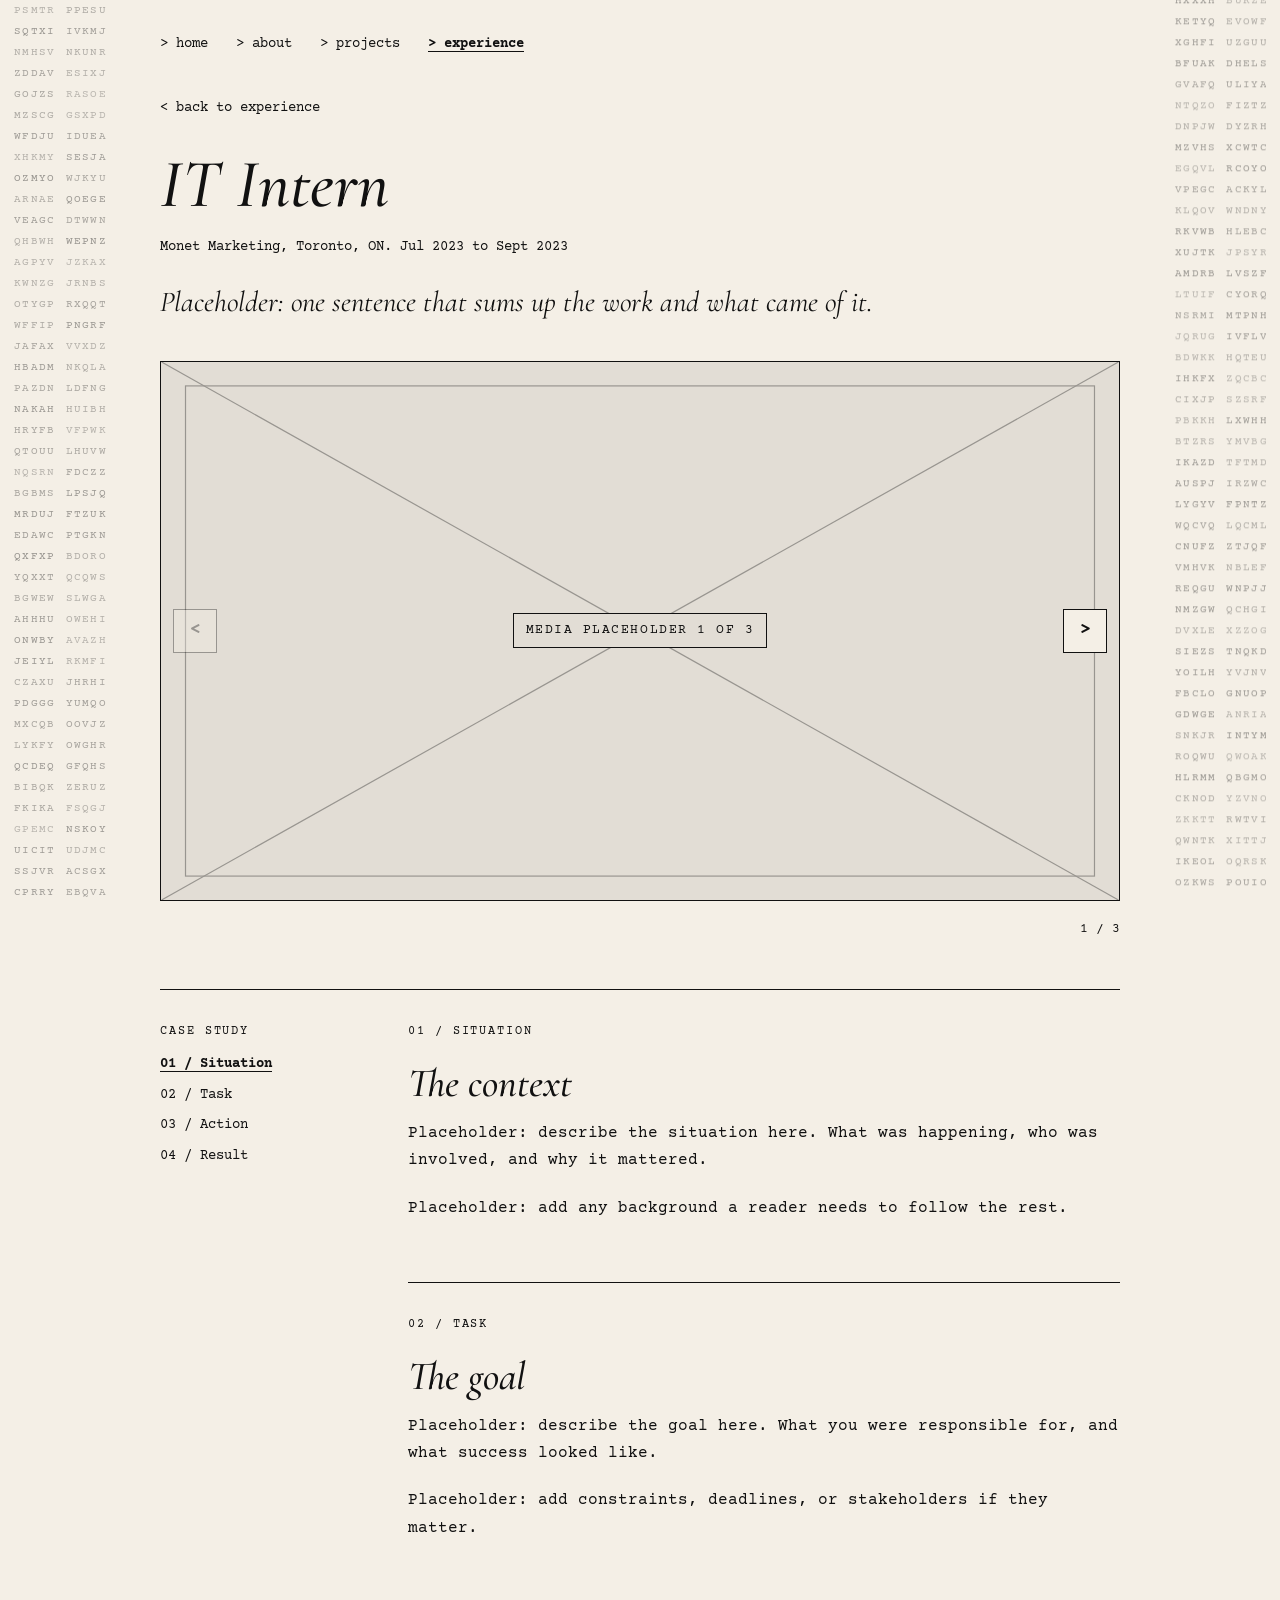
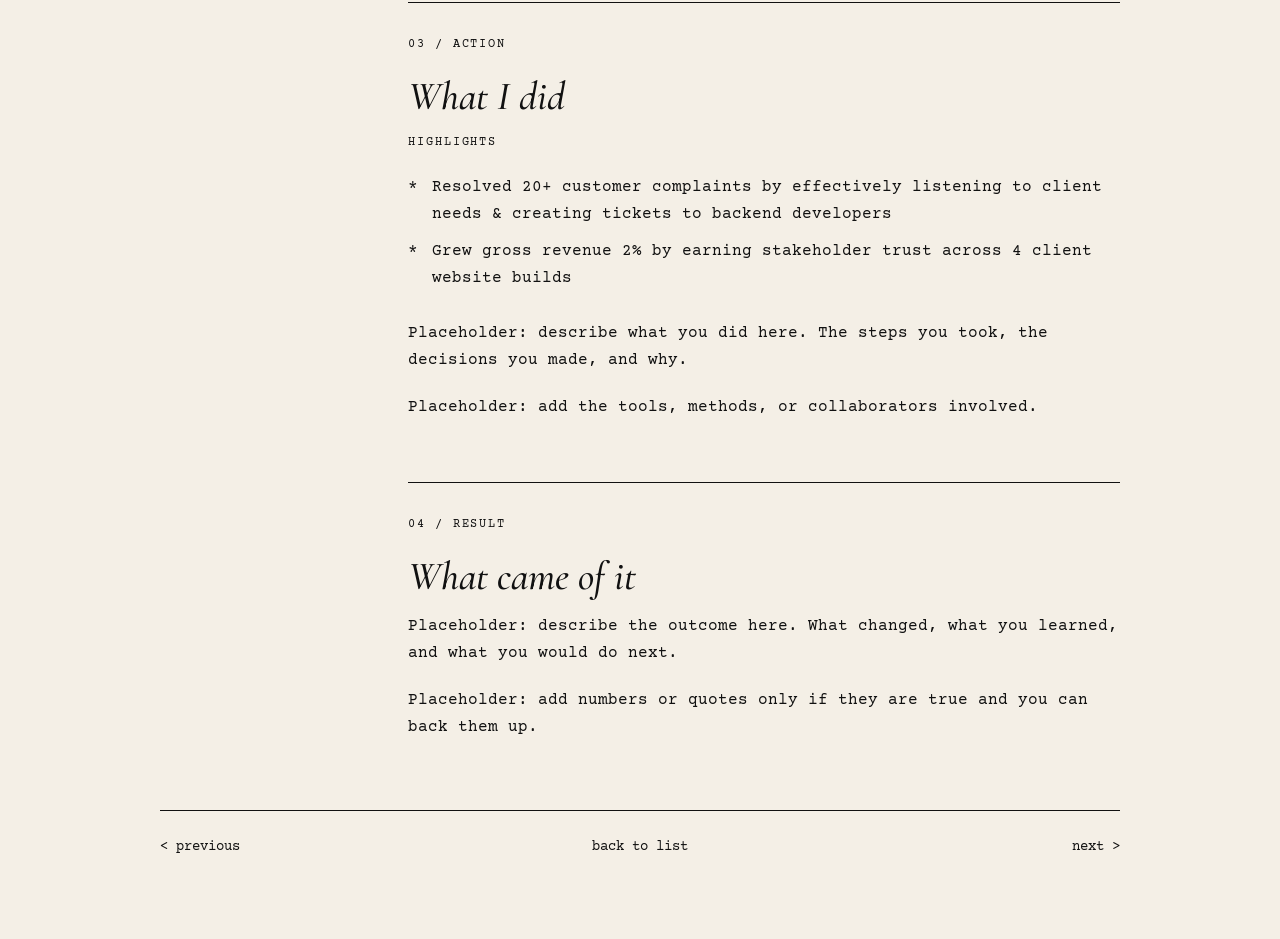
<file: experience/it-intern.html>
<!DOCTYPE html>
<html lang="en">
<head>
  <meta charset="utf-8">
  <meta name="viewport" content="width=device-width, initial-scale=1">
  <title>IT Intern | William He</title>
  <meta name="description" content="Case study of the IT Intern role at Monet Marketing in Toronto, ON.">
  <meta property="og:title" content="IT Intern | William He">
  <meta property="og:description" content="Case study of the IT Intern role at Monet Marketing in Toronto, ON.">
  <meta property="og:type" content="article">
  <link rel="preconnect" href="https://fonts.googleapis.com">
  <link rel="preconnect" href="https://fonts.gstatic.com" crossorigin>
  <link href="https://fonts.googleapis.com/css2?family=Cormorant+Garamond:ital,wght@1,400;1,500&family=Courier+Prime:wght@400;700&display=swap" rel="stylesheet">
  <link rel="stylesheet" href="/css/style.css">
</head>
<body>
  <div class="page page--sub">
    <nav class="site-nav" aria-label="Main">
      <ul>
        <li><a href="/">&gt; home</a></li>
        <li><a href="/about">&gt; about</a></li>
        <li><a href="/projects">&gt; projects</a></li>
        <li><a href="/experience" aria-current="page">&gt; experience</a></li>
      </ul>
    </nav>

    <main>
      <p class="back-link"><a href="/experience">&lt; back to experience</a></p>

      <header class="sub-header">
        <h1 class="page-title sub-title">IT Intern</h1>
        <p class="sub-meta">Monet Marketing, Toronto, ON. Jul 2023 to Sept 2023</p>
        <!-- TODO: replace with one sentence drawn only from your own writing. Never invent facts. -->
        <p class="sub-summary">Placeholder: one sentence that sums up the work and what came of it.</p>
      </header>

      <!--
        TODO: media. Each slide is ONE line, so swapping is a one-line change.
        Replace a placeholder line with a real slide:
          <figure class="slide"><img src="/assets/media/it-intern/01.jpg" alt="Describe the image" loading="lazy"><figcaption>Optional caption</figcaption></figure>
        Video: <figure class="slide"><video src="/assets/media/it-intern/demo.mp4" controls muted playsinline preload="metadata"></video></figure>
        Keep loading="lazy" on every image except the first slide. Add or remove slides freely.
        Real images need meaningful alt text. figcaption is optional.
      -->
      <section class="carousel" data-carousel aria-roledescription="carousel" aria-label="IT Intern media">
        <div class="carousel-frame">
          <div class="carousel-track" tabindex="0" role="group" aria-label="Slides">
            <figure class="slide placeholder"><img class="placeholder-art" src="/assets/placeholder.svg" alt=""><p class="placeholder-text">MEDIA PLACEHOLDER 1 OF 3</p></figure>
            <figure class="slide placeholder"><img class="placeholder-art" src="/assets/placeholder.svg" alt="" loading="lazy"><p class="placeholder-text">MEDIA PLACEHOLDER 2 OF 3</p></figure>
            <figure class="slide placeholder"><img class="placeholder-art" src="/assets/placeholder.svg" alt="" loading="lazy"><p class="placeholder-text">MEDIA PLACEHOLDER 3 OF 3</p></figure>
          </div>
          <button type="button" class="carousel-btn carousel-btn--prev" data-carousel-prev aria-label="Previous slide" hidden>&lt;</button>
          <button type="button" class="carousel-btn carousel-btn--next" data-carousel-next aria-label="Next slide" hidden>&gt;</button>
        </div>
        <div class="carousel-meta">
          <p class="carousel-caption" aria-hidden="true"></p>
          <p class="carousel-counter" aria-hidden="true" hidden>1 / 3</p>
        </div>
      </section>

      <div class="case-study">
        <nav class="case-nav" aria-label="Case study sections">
          <p class="case-nav-label">Case study</p>
          <ul>
            <li><a href="#situation">01 / Situation</a></li>
            <li><a href="#task">02 / Task</a></li>
            <li><a href="#action">03 / Action</a></li>
            <li><a href="#result">04 / Result</a></li>
          </ul>
        </nav>

        <div class="case-main">
          <section class="case-section" id="situation" aria-labelledby="situation-title">
            <!-- TODO: write the situation. Keep the heading or rename it. 2 to 3 paragraphs. -->
            <p class="case-label">01 / Situation</p>
            <h2 id="situation-title">The context</h2>
            <p>Placeholder: describe the situation here. What was happening, who was involved, and why it mattered.</p>
            <p>Placeholder: add any background a reader needs to follow the rest.</p>
          </section>

          <section class="case-section" id="task" aria-labelledby="task-title">
            <!-- TODO: write the task. -->
            <p class="case-label">02 / Task</p>
            <h2 id="task-title">The goal</h2>
            <p>Placeholder: describe the goal here. What you were responsible for, and what success looked like.</p>
            <p>Placeholder: add constraints, deadlines, or stakeholders if they matter.</p>
          </section>

          <section class="case-section" id="action" aria-labelledby="action-title">
            <!-- TODO: write the action. -->
            <p class="case-label">03 / Action</p>
            <h2 id="action-title">What I did</h2>
            <!-- TODO: highlights are the starter bullets from the list page. Rewrite in depth, then delete this list and its label if the prose covers it. -->
            <p class="highlights-label">Highlights</p>
            <ul class="bullets highlights">
              <li>Resolved 20+ customer complaints by effectively listening to client needs &amp; creating tickets to backend developers</li>
              <li>Grew gross revenue 2% by earning stakeholder trust across 4 client website builds</li>
            </ul>
            <p>Placeholder: describe what you did here. The steps you took, the decisions you made, and why.</p>
            <p>Placeholder: add the tools, methods, or collaborators involved.</p>
            <!-- Optional: an image or video inside any section. Copy this pattern where it helps.
            <figure class="inline-media"><img src="/assets/media/it-intern/04.jpg" alt="Describe the image" loading="lazy"><figcaption>Optional caption</figcaption></figure>
            -->
          </section>

          <section class="case-section" id="result" aria-labelledby="result-title">
            <!-- TODO: write the result. -->
            <p class="case-label">04 / Result</p>
            <h2 id="result-title">What came of it</h2>
            <p>Placeholder: describe the outcome here. What changed, what you learned, and what you would do next.</p>
            <p>Placeholder: add numbers or quotes only if they are true and you can back them up.</p>
          </section>
        </div>
      </div>

      <nav class="sub-footer" aria-label="More experience">
        <a class="prev" href="/experience/hiring-research-lead" aria-label="previous: Hiring &amp; Research Lead">&lt; previous</a>
        <a class="all" href="/experience">back to list</a>
        <a class="next" href="/experience/business-coordinator" aria-label="next: Business Coordinator">next &gt;</a>
      </nav>
    </main>
  </div>

  <script src="/js/scramble.js"></script>
  <script src="/js/subpage.js"></script>
</body>
</html>
</file>
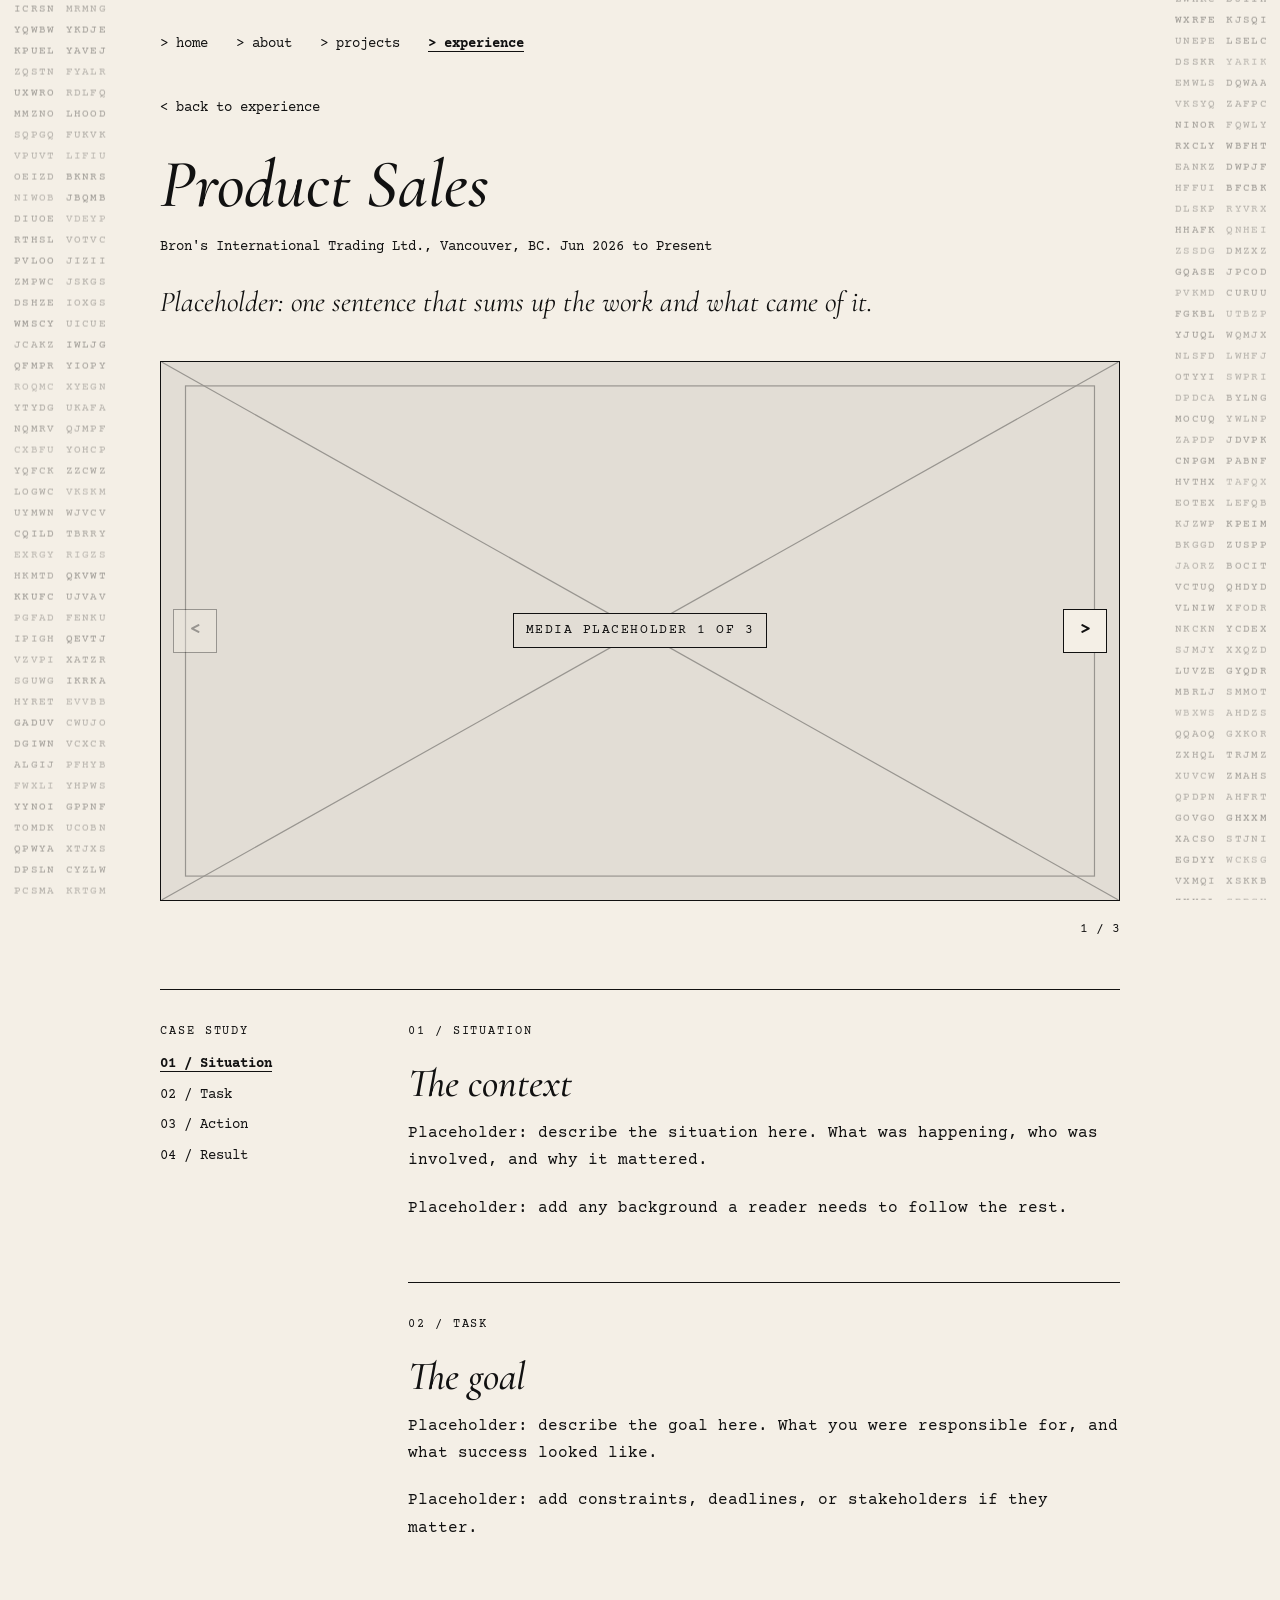
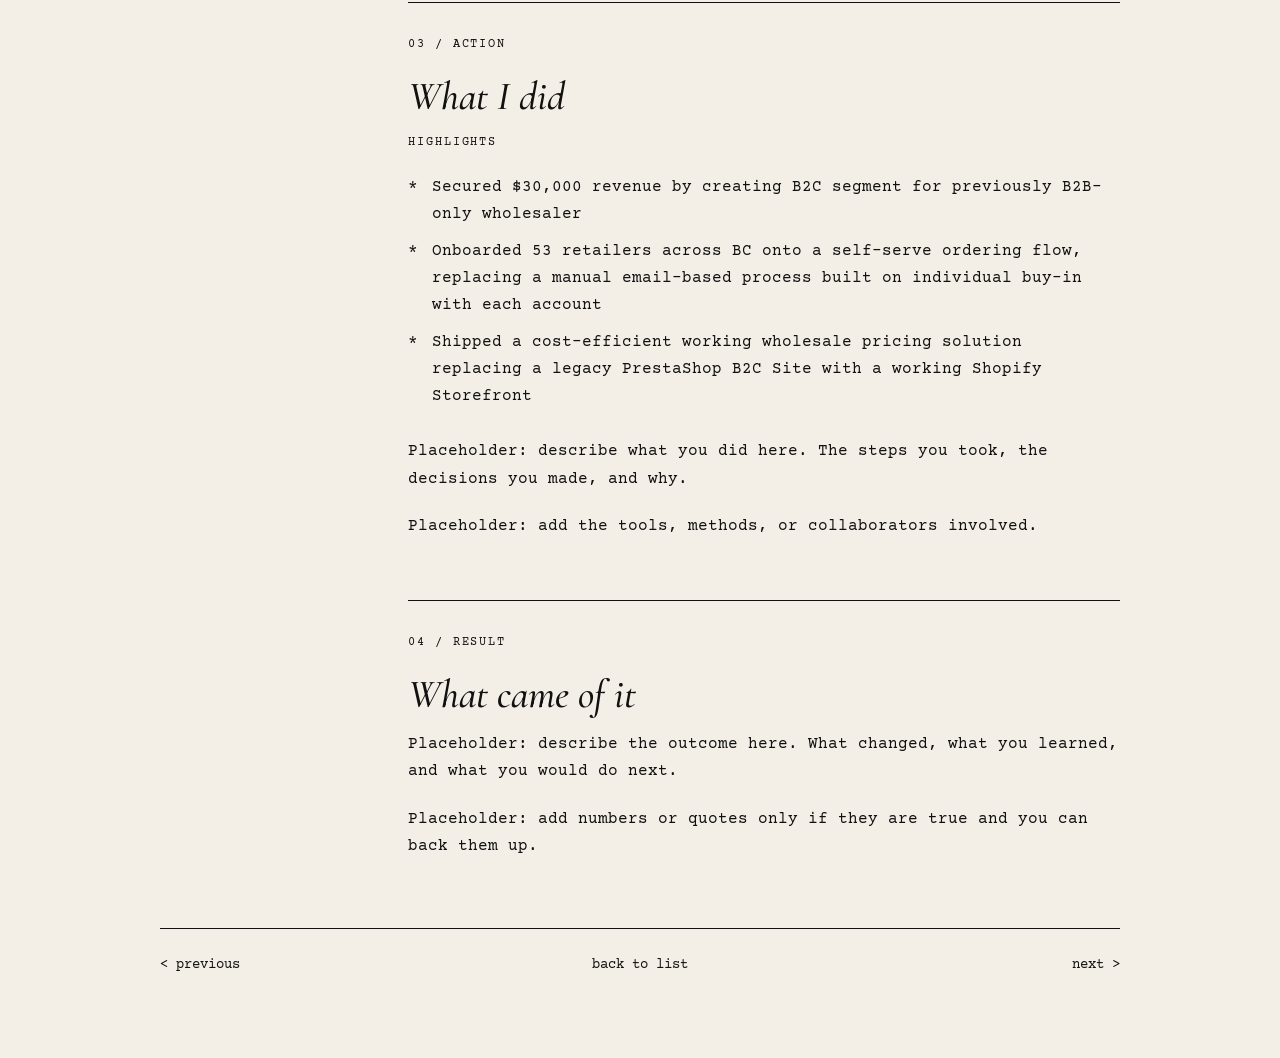
<file: experience/product-sales.html>
<!DOCTYPE html>
<html lang="en">
<head>
  <meta charset="utf-8">
  <meta name="viewport" content="width=device-width, initial-scale=1">
  <title>Product Sales | William He</title>
  <meta name="description" content="Case study of the Product Sales role at Bron's International Trading Ltd. in Vancouver, BC.">
  <meta property="og:title" content="Product Sales | William He">
  <meta property="og:description" content="Case study of the Product Sales role at Bron's International Trading Ltd. in Vancouver, BC.">
  <meta property="og:type" content="article">
  <link rel="preconnect" href="https://fonts.googleapis.com">
  <link rel="preconnect" href="https://fonts.gstatic.com" crossorigin>
  <link href="https://fonts.googleapis.com/css2?family=Cormorant+Garamond:ital,wght@1,400;1,500&family=Courier+Prime:wght@400;700&display=swap" rel="stylesheet">
  <link rel="stylesheet" href="/css/style.css">
</head>
<body>
  <div class="page page--sub">
    <nav class="site-nav" aria-label="Main">
      <ul>
        <li><a href="/">&gt; home</a></li>
        <li><a href="/about">&gt; about</a></li>
        <li><a href="/projects">&gt; projects</a></li>
        <li><a href="/experience" aria-current="page">&gt; experience</a></li>
      </ul>
    </nav>

    <main>
      <p class="back-link"><a href="/experience">&lt; back to experience</a></p>

      <header class="sub-header">
        <h1 class="page-title sub-title">Product Sales</h1>
        <p class="sub-meta">Bron's International Trading Ltd., Vancouver, BC. Jun 2026 to Present</p>
        <!-- TODO: replace with one sentence drawn only from your own writing. Never invent facts. -->
        <p class="sub-summary">Placeholder: one sentence that sums up the work and what came of it.</p>
      </header>

      <!--
        TODO: media. Each slide is ONE line, so swapping is a one-line change.
        Replace a placeholder line with a real slide:
          <figure class="slide"><img src="/assets/media/product-sales/01.jpg" alt="Describe the image" loading="lazy"><figcaption>Optional caption</figcaption></figure>
        Video: <figure class="slide"><video src="/assets/media/product-sales/demo.mp4" controls muted playsinline preload="metadata"></video></figure>
        Keep loading="lazy" on every image except the first slide. Add or remove slides freely.
        Real images need meaningful alt text. figcaption is optional.
      -->
      <section class="carousel" data-carousel aria-roledescription="carousel" aria-label="Product Sales media">
        <div class="carousel-frame">
          <div class="carousel-track" tabindex="0" role="group" aria-label="Slides">
            <figure class="slide placeholder"><img class="placeholder-art" src="/assets/placeholder.svg" alt=""><p class="placeholder-text">MEDIA PLACEHOLDER 1 OF 3</p></figure>
            <figure class="slide placeholder"><img class="placeholder-art" src="/assets/placeholder.svg" alt="" loading="lazy"><p class="placeholder-text">MEDIA PLACEHOLDER 2 OF 3</p></figure>
            <figure class="slide placeholder"><img class="placeholder-art" src="/assets/placeholder.svg" alt="" loading="lazy"><p class="placeholder-text">MEDIA PLACEHOLDER 3 OF 3</p></figure>
          </div>
          <button type="button" class="carousel-btn carousel-btn--prev" data-carousel-prev aria-label="Previous slide" hidden>&lt;</button>
          <button type="button" class="carousel-btn carousel-btn--next" data-carousel-next aria-label="Next slide" hidden>&gt;</button>
        </div>
        <div class="carousel-meta">
          <p class="carousel-caption" aria-hidden="true"></p>
          <p class="carousel-counter" aria-hidden="true" hidden>1 / 3</p>
        </div>
      </section>

      <div class="case-study">
        <nav class="case-nav" aria-label="Case study sections">
          <p class="case-nav-label">Case study</p>
          <ul>
            <li><a href="#situation">01 / Situation</a></li>
            <li><a href="#task">02 / Task</a></li>
            <li><a href="#action">03 / Action</a></li>
            <li><a href="#result">04 / Result</a></li>
          </ul>
        </nav>

        <div class="case-main">
          <section class="case-section" id="situation" aria-labelledby="situation-title">
            <!-- TODO: write the situation. Keep the heading or rename it. 2 to 3 paragraphs. -->
            <p class="case-label">01 / Situation</p>
            <h2 id="situation-title">The context</h2>
            <p>Placeholder: describe the situation here. What was happening, who was involved, and why it mattered.</p>
            <p>Placeholder: add any background a reader needs to follow the rest.</p>
          </section>

          <section class="case-section" id="task" aria-labelledby="task-title">
            <!-- TODO: write the task. -->
            <p class="case-label">02 / Task</p>
            <h2 id="task-title">The goal</h2>
            <p>Placeholder: describe the goal here. What you were responsible for, and what success looked like.</p>
            <p>Placeholder: add constraints, deadlines, or stakeholders if they matter.</p>
          </section>

          <section class="case-section" id="action" aria-labelledby="action-title">
            <!-- TODO: write the action. -->
            <p class="case-label">03 / Action</p>
            <h2 id="action-title">What I did</h2>
            <!-- TODO: highlights are the starter bullets from the list page. Rewrite in depth, then delete this list and its label if the prose covers it. -->
            <p class="highlights-label">Highlights</p>
            <ul class="bullets highlights">
              <li>Secured $30,000 revenue by creating B2C segment for previously B2B-only wholesaler</li>
              <li>Onboarded 53 retailers across BC onto a self-serve ordering flow, replacing a manual email-based process built on individual buy-in with each account</li>
              <li>Shipped a cost-efficient working wholesale pricing solution replacing a legacy PrestaShop B2C Site with a working Shopify Storefront</li>
            </ul>
            <p>Placeholder: describe what you did here. The steps you took, the decisions you made, and why.</p>
            <p>Placeholder: add the tools, methods, or collaborators involved.</p>
            <!-- Optional: an image or video inside any section. Copy this pattern where it helps.
            <figure class="inline-media"><img src="/assets/media/product-sales/04.jpg" alt="Describe the image" loading="lazy"><figcaption>Optional caption</figcaption></figure>
            -->
          </section>

          <section class="case-section" id="result" aria-labelledby="result-title">
            <!-- TODO: write the result. -->
            <p class="case-label">04 / Result</p>
            <h2 id="result-title">What came of it</h2>
            <p>Placeholder: describe the outcome here. What changed, what you learned, and what you would do next.</p>
            <p>Placeholder: add numbers or quotes only if they are true and you can back them up.</p>
          </section>
        </div>
      </div>

      <nav class="sub-footer" aria-label="More experience">
        <a class="prev" href="/experience/business-coordinator" aria-label="previous: Business Coordinator">&lt; previous</a>
        <a class="all" href="/experience">back to list</a>
        <a class="next" href="/experience/events-lead" aria-label="next: Events Lead">next &gt;</a>
      </nav>
    </main>
  </div>

  <script src="/js/scramble.js"></script>
  <script src="/js/subpage.js"></script>
</body>
</html>
</file>
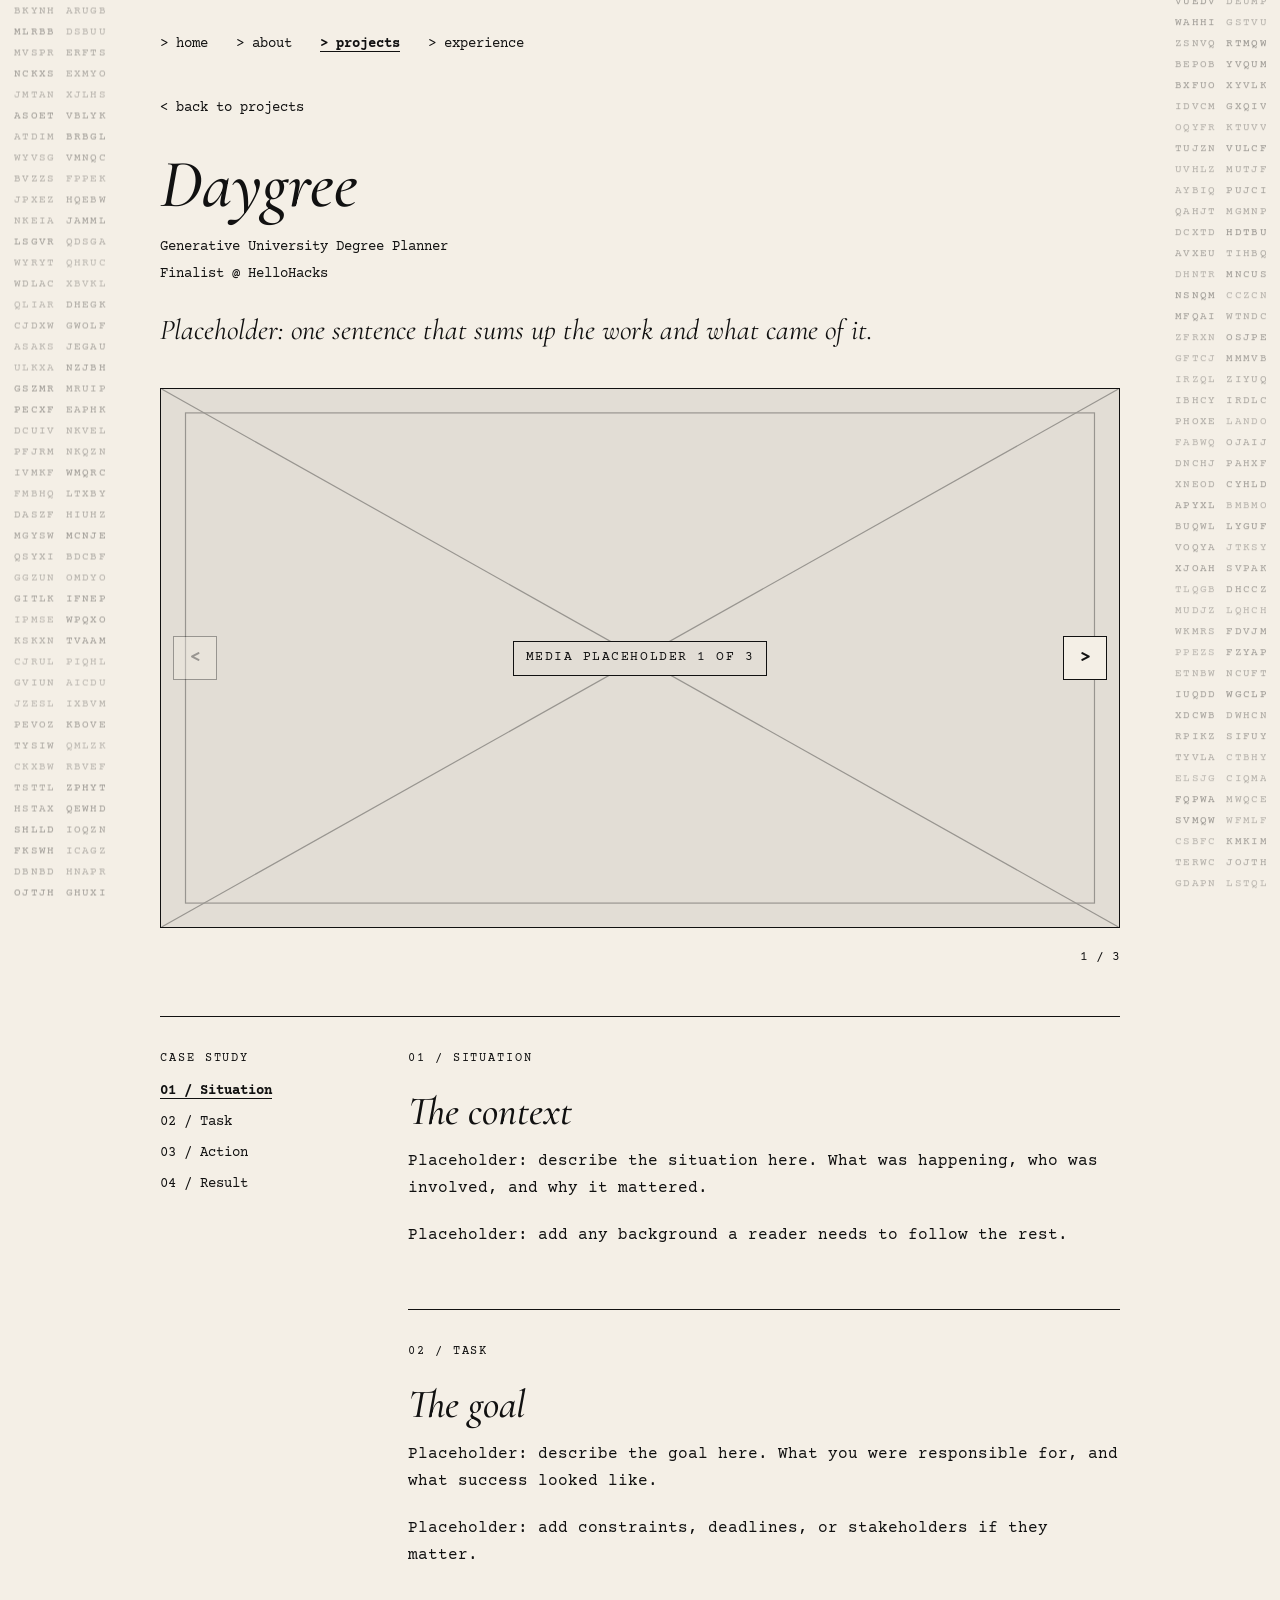
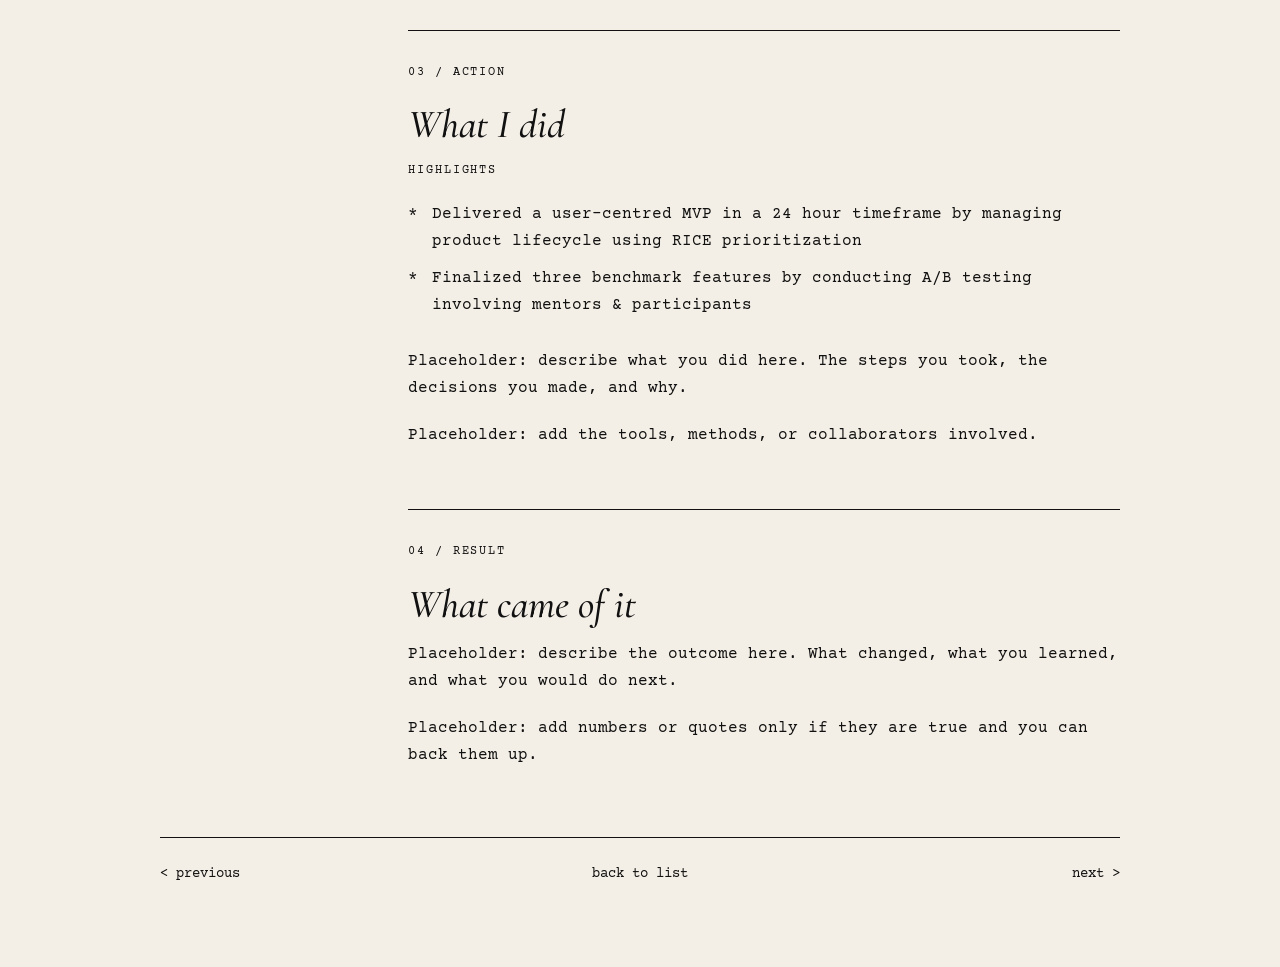
<file: projects/daygree.html>
<!DOCTYPE html>
<html lang="en">
<head>
  <meta charset="utf-8">
  <meta name="viewport" content="width=device-width, initial-scale=1">
  <title>Daygree | William He</title>
  <meta name="description" content="Case study of Daygree, a generative university degree planner and finalist at HelloHacks.">
  <meta property="og:title" content="Daygree | William He">
  <meta property="og:description" content="Case study of Daygree, a generative university degree planner and finalist at HelloHacks.">
  <meta property="og:type" content="article">
  <link rel="preconnect" href="https://fonts.googleapis.com">
  <link rel="preconnect" href="https://fonts.gstatic.com" crossorigin>
  <link href="https://fonts.googleapis.com/css2?family=Cormorant+Garamond:ital,wght@1,400;1,500&family=Courier+Prime:wght@400;700&display=swap" rel="stylesheet">
  <link rel="stylesheet" href="/css/style.css">
</head>
<body>
  <div class="page page--sub">
    <nav class="site-nav" aria-label="Main">
      <ul>
        <li><a href="/">&gt; home</a></li>
        <li><a href="/about">&gt; about</a></li>
        <li><a href="/projects" aria-current="page">&gt; projects</a></li>
        <li><a href="/experience">&gt; experience</a></li>
      </ul>
    </nav>

    <main>
      <p class="back-link"><a href="/projects">&lt; back to projects</a></p>

      <header class="sub-header">
        <h1 class="page-title sub-title">Daygree</h1>
        <p class="sub-meta">Generative University Degree Planner</p>
        <p class="sub-badge">Finalist @ HelloHacks</p>
        <!-- TODO: replace with one sentence drawn only from your own writing. Never invent facts. -->
        <p class="sub-summary">Placeholder: one sentence that sums up the work and what came of it.</p>
        <!-- TODO: uncomment and add real URLs when you have them. Delete this block if there are none.
        <p class="sub-links">
          <a href="https://example.com" target="_blank" rel="noopener noreferrer">&gt; demo</a>
          <a href="https://example.com" target="_blank" rel="noopener noreferrer">&gt; source</a>
        </p>
        -->
      </header>

      <!--
        TODO: media. Each slide is ONE line, so swapping is a one-line change.
        Replace a placeholder line with a real slide:
          <figure class="slide"><img src="/assets/media/daygree/01.jpg" alt="Describe the image" loading="lazy"><figcaption>Optional caption</figcaption></figure>
        Video: <figure class="slide"><video src="/assets/media/daygree/demo.mp4" controls muted playsinline preload="metadata"></video></figure>
        Keep loading="lazy" on every image except the first slide. Add or remove slides freely.
        Real images need meaningful alt text. figcaption is optional.
      -->
      <section class="carousel" data-carousel aria-roledescription="carousel" aria-label="Daygree media">
        <div class="carousel-frame">
          <div class="carousel-track" tabindex="0" role="group" aria-label="Slides">
            <figure class="slide placeholder"><img class="placeholder-art" src="/assets/placeholder.svg" alt=""><p class="placeholder-text">MEDIA PLACEHOLDER 1 OF 3</p></figure>
            <figure class="slide placeholder"><img class="placeholder-art" src="/assets/placeholder.svg" alt="" loading="lazy"><p class="placeholder-text">MEDIA PLACEHOLDER 2 OF 3</p></figure>
            <figure class="slide placeholder"><img class="placeholder-art" src="/assets/placeholder.svg" alt="" loading="lazy"><p class="placeholder-text">MEDIA PLACEHOLDER 3 OF 3</p></figure>
          </div>
          <button type="button" class="carousel-btn carousel-btn--prev" data-carousel-prev aria-label="Previous slide" hidden>&lt;</button>
          <button type="button" class="carousel-btn carousel-btn--next" data-carousel-next aria-label="Next slide" hidden>&gt;</button>
        </div>
        <div class="carousel-meta">
          <p class="carousel-caption" aria-hidden="true"></p>
          <p class="carousel-counter" aria-hidden="true" hidden>1 / 3</p>
        </div>
      </section>

      <div class="case-study">
        <nav class="case-nav" aria-label="Case study sections">
          <p class="case-nav-label">Case study</p>
          <ul>
            <li><a href="#situation">01 / Situation</a></li>
            <li><a href="#task">02 / Task</a></li>
            <li><a href="#action">03 / Action</a></li>
            <li><a href="#result">04 / Result</a></li>
          </ul>
        </nav>

        <div class="case-main">
          <section class="case-section" id="situation" aria-labelledby="situation-title">
            <!-- TODO: write the situation. Keep the heading or rename it. 2 to 3 paragraphs. -->
            <p class="case-label">01 / Situation</p>
            <h2 id="situation-title">The context</h2>
            <p>Placeholder: describe the situation here. What was happening, who was involved, and why it mattered.</p>
            <p>Placeholder: add any background a reader needs to follow the rest.</p>
          </section>

          <section class="case-section" id="task" aria-labelledby="task-title">
            <!-- TODO: write the task. -->
            <p class="case-label">02 / Task</p>
            <h2 id="task-title">The goal</h2>
            <p>Placeholder: describe the goal here. What you were responsible for, and what success looked like.</p>
            <p>Placeholder: add constraints, deadlines, or stakeholders if they matter.</p>
          </section>

          <section class="case-section" id="action" aria-labelledby="action-title">
            <!-- TODO: write the action. -->
            <p class="case-label">03 / Action</p>
            <h2 id="action-title">What I did</h2>
            <!-- TODO: highlights are the starter bullets from the list page. Rewrite in depth, then delete this list and its label if the prose covers it. -->
            <p class="highlights-label">Highlights</p>
            <ul class="bullets highlights">
              <li>Delivered a user-centred MVP in a 24 hour timeframe by managing product lifecycle using RICE prioritization</li>
              <li>Finalized three benchmark features by conducting A/B testing involving mentors &amp; participants</li>
            </ul>
            <p>Placeholder: describe what you did here. The steps you took, the decisions you made, and why.</p>
            <p>Placeholder: add the tools, methods, or collaborators involved.</p>
            <!-- Optional: an image or video inside any section. Copy this pattern where it helps.
            <figure class="inline-media"><img src="/assets/media/daygree/04.jpg" alt="Describe the image" loading="lazy"><figcaption>Optional caption</figcaption></figure>
            -->
          </section>

          <section class="case-section" id="result" aria-labelledby="result-title">
            <!-- TODO: write the result. -->
            <p class="case-label">04 / Result</p>
            <h2 id="result-title">What came of it</h2>
            <p>Placeholder: describe the outcome here. What changed, what you learned, and what you would do next.</p>
            <p>Placeholder: add numbers or quotes only if they are true and you can back them up.</p>
          </section>
        </div>
      </div>

      <nav class="sub-footer" aria-label="More projects">
        <a class="prev" href="/projects/roll-the-credits" aria-label="previous: Roll The Credits">&lt; previous</a>
        <a class="all" href="/projects">back to list</a>
        <a class="next" href="/projects/roll-the-credits" aria-label="next: Roll The Credits">next &gt;</a>
      </nav>
    </main>
  </div>

  <script src="/js/scramble.js"></script>
  <script src="/js/subpage.js"></script>
</body>
</html>
</file>
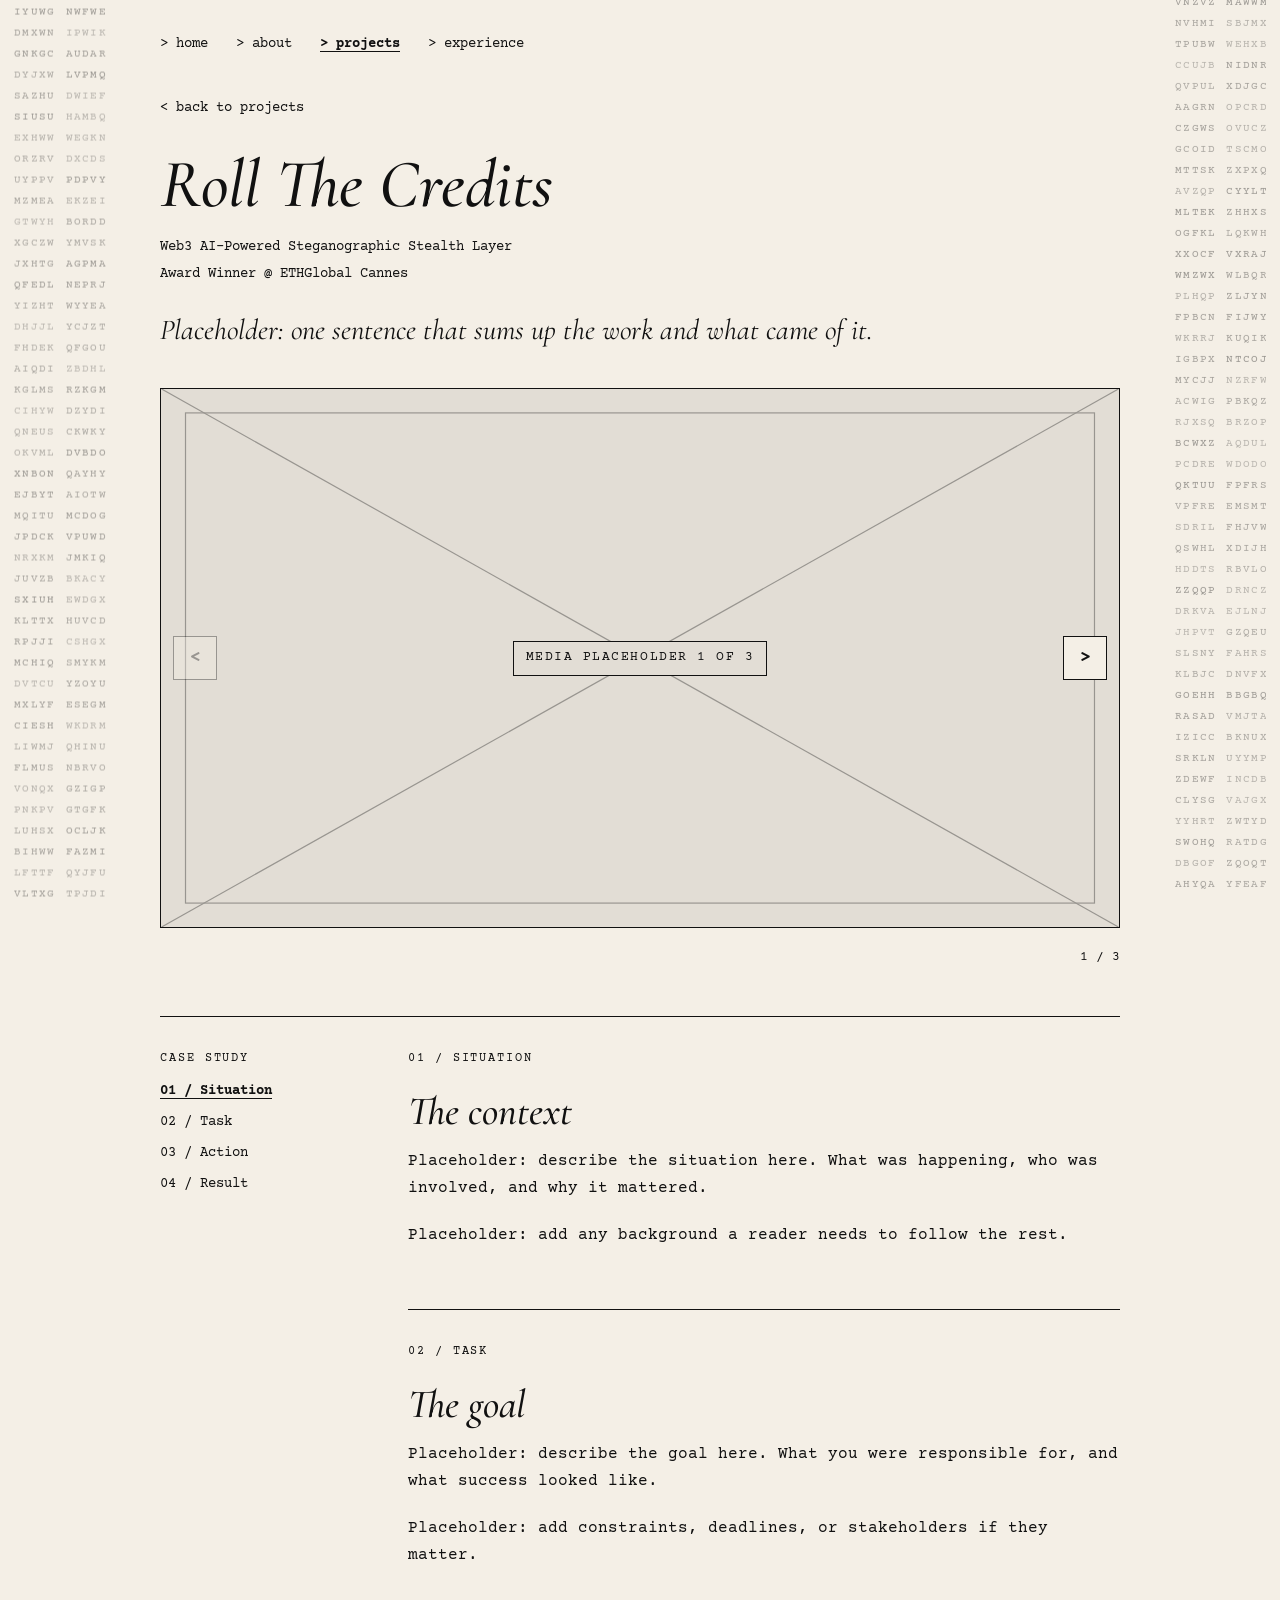
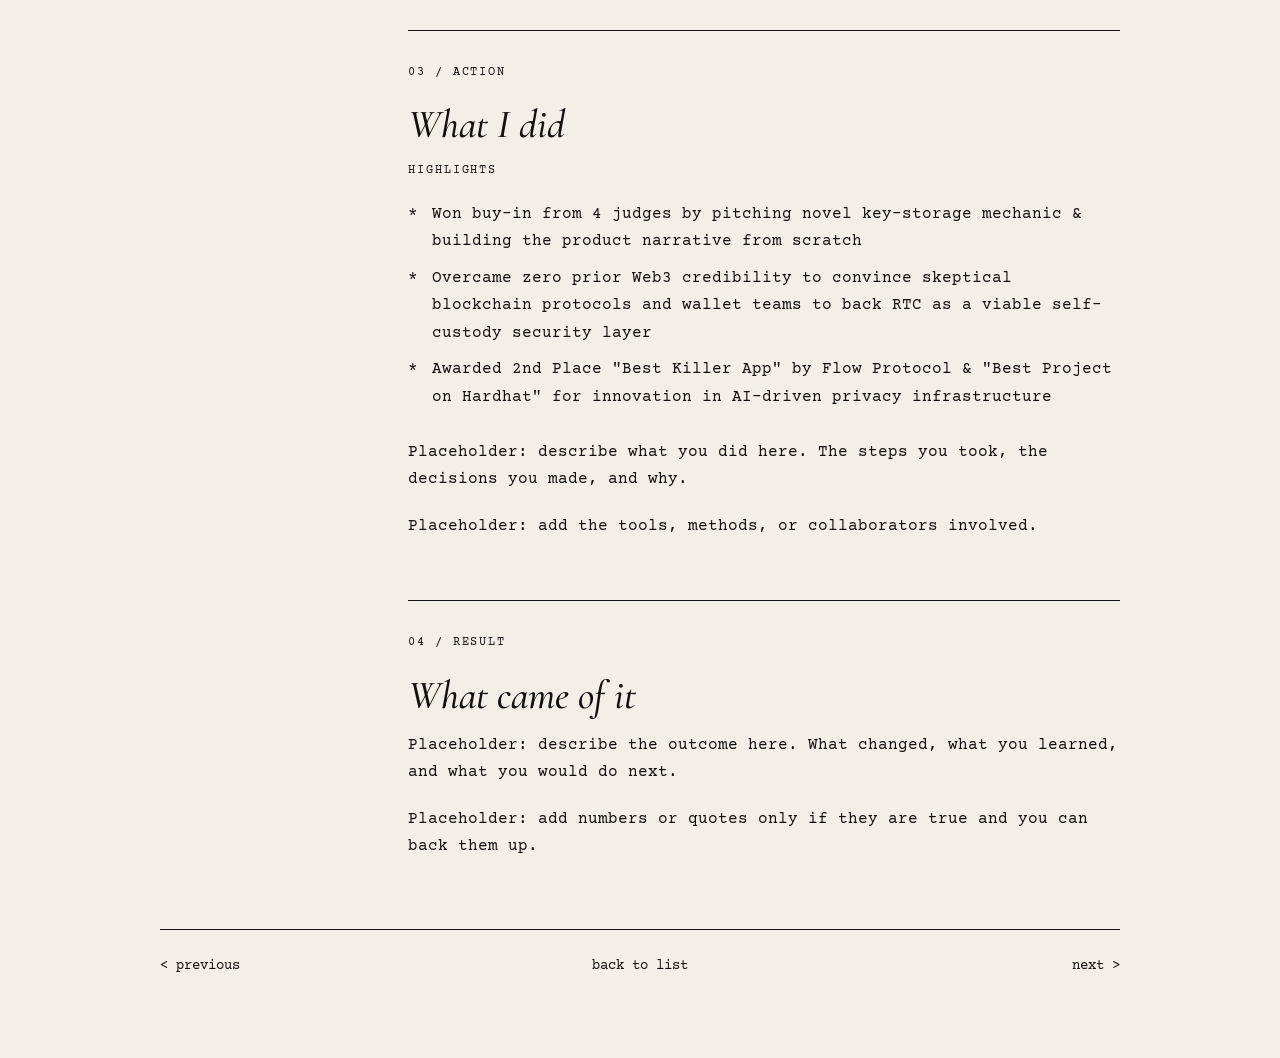
<file: projects/roll-the-credits.html>
<!DOCTYPE html>
<html lang="en">
<head>
  <meta charset="utf-8">
  <meta name="viewport" content="width=device-width, initial-scale=1">
  <title>Roll The Credits | William He</title>
  <meta name="description" content="Case study of Roll The Credits, a Web3 AI-powered steganographic stealth layer and award winner at ETHGlobal Cannes.">
  <meta property="og:title" content="Roll The Credits | William He">
  <meta property="og:description" content="Case study of Roll The Credits, a Web3 AI-powered steganographic stealth layer and award winner at ETHGlobal Cannes.">
  <meta property="og:type" content="article">
  <link rel="preconnect" href="https://fonts.googleapis.com">
  <link rel="preconnect" href="https://fonts.gstatic.com" crossorigin>
  <link href="https://fonts.googleapis.com/css2?family=Cormorant+Garamond:ital,wght@1,400;1,500&family=Courier+Prime:wght@400;700&display=swap" rel="stylesheet">
  <link rel="stylesheet" href="/css/style.css">
</head>
<body>
  <div class="page page--sub">
    <nav class="site-nav" aria-label="Main">
      <ul>
        <li><a href="/">&gt; home</a></li>
        <li><a href="/about">&gt; about</a></li>
        <li><a href="/projects" aria-current="page">&gt; projects</a></li>
        <li><a href="/experience">&gt; experience</a></li>
      </ul>
    </nav>

    <main>
      <p class="back-link"><a href="/projects">&lt; back to projects</a></p>

      <header class="sub-header">
        <h1 class="page-title sub-title">Roll The Credits</h1>
        <p class="sub-meta">Web3 AI-Powered Steganographic Stealth Layer</p>
        <p class="sub-badge">Award Winner @ ETHGlobal Cannes</p>
        <!-- TODO: replace with one sentence drawn only from your own writing. Never invent facts. -->
        <p class="sub-summary">Placeholder: one sentence that sums up the work and what came of it.</p>
        <!-- TODO: uncomment and add real URLs when you have them. Delete this block if there are none.
        <p class="sub-links">
          <a href="https://example.com" target="_blank" rel="noopener noreferrer">&gt; demo</a>
          <a href="https://example.com" target="_blank" rel="noopener noreferrer">&gt; source</a>
        </p>
        -->
      </header>

      <!--
        TODO: media. Each slide is ONE line, so swapping is a one-line change.
        Replace a placeholder line with a real slide:
          <figure class="slide"><img src="/assets/media/roll-the-credits/01.jpg" alt="Describe the image" loading="lazy"><figcaption>Optional caption</figcaption></figure>
        Video: <figure class="slide"><video src="/assets/media/roll-the-credits/demo.mp4" controls muted playsinline preload="metadata"></video></figure>
        Keep loading="lazy" on every image except the first slide. Add or remove slides freely.
        Real images need meaningful alt text. figcaption is optional.
      -->
      <section class="carousel" data-carousel aria-roledescription="carousel" aria-label="Roll The Credits media">
        <div class="carousel-frame">
          <div class="carousel-track" tabindex="0" role="group" aria-label="Slides">
            <figure class="slide placeholder"><img class="placeholder-art" src="/assets/placeholder.svg" alt=""><p class="placeholder-text">MEDIA PLACEHOLDER 1 OF 3</p></figure>
            <figure class="slide placeholder"><img class="placeholder-art" src="/assets/placeholder.svg" alt="" loading="lazy"><p class="placeholder-text">MEDIA PLACEHOLDER 2 OF 3</p></figure>
            <figure class="slide placeholder"><img class="placeholder-art" src="/assets/placeholder.svg" alt="" loading="lazy"><p class="placeholder-text">MEDIA PLACEHOLDER 3 OF 3</p></figure>
          </div>
          <button type="button" class="carousel-btn carousel-btn--prev" data-carousel-prev aria-label="Previous slide" hidden>&lt;</button>
          <button type="button" class="carousel-btn carousel-btn--next" data-carousel-next aria-label="Next slide" hidden>&gt;</button>
        </div>
        <div class="carousel-meta">
          <p class="carousel-caption" aria-hidden="true"></p>
          <p class="carousel-counter" aria-hidden="true" hidden>1 / 3</p>
        </div>
      </section>

      <div class="case-study">
        <nav class="case-nav" aria-label="Case study sections">
          <p class="case-nav-label">Case study</p>
          <ul>
            <li><a href="#situation">01 / Situation</a></li>
            <li><a href="#task">02 / Task</a></li>
            <li><a href="#action">03 / Action</a></li>
            <li><a href="#result">04 / Result</a></li>
          </ul>
        </nav>

        <div class="case-main">
          <section class="case-section" id="situation" aria-labelledby="situation-title">
            <!-- TODO: write the situation. Keep the heading or rename it. 2 to 3 paragraphs. -->
            <p class="case-label">01 / Situation</p>
            <h2 id="situation-title">The context</h2>
            <p>Placeholder: describe the situation here. What was happening, who was involved, and why it mattered.</p>
            <p>Placeholder: add any background a reader needs to follow the rest.</p>
          </section>

          <section class="case-section" id="task" aria-labelledby="task-title">
            <!-- TODO: write the task. -->
            <p class="case-label">02 / Task</p>
            <h2 id="task-title">The goal</h2>
            <p>Placeholder: describe the goal here. What you were responsible for, and what success looked like.</p>
            <p>Placeholder: add constraints, deadlines, or stakeholders if they matter.</p>
          </section>

          <section class="case-section" id="action" aria-labelledby="action-title">
            <!-- TODO: write the action. -->
            <p class="case-label">03 / Action</p>
            <h2 id="action-title">What I did</h2>
            <!-- TODO: highlights are the starter bullets from the list page. Rewrite in depth, then delete this list and its label if the prose covers it. -->
            <p class="highlights-label">Highlights</p>
            <ul class="bullets highlights">
              <li>Won buy-in from 4 judges by pitching novel key-storage mechanic &amp; building the product narrative from scratch</li>
              <li>Overcame zero prior Web3 credibility to convince skeptical blockchain protocols and wallet teams to back RTC as a viable self-custody security layer</li>
              <li>Awarded 2nd Place "Best Killer App" by Flow Protocol &amp; "Best Project on Hardhat" for innovation in AI-driven privacy infrastructure</li>
            </ul>
            <p>Placeholder: describe what you did here. The steps you took, the decisions you made, and why.</p>
            <p>Placeholder: add the tools, methods, or collaborators involved.</p>
            <!-- Optional: an image or video inside any section. Copy this pattern where it helps.
            <figure class="inline-media"><img src="/assets/media/roll-the-credits/04.jpg" alt="Describe the image" loading="lazy"><figcaption>Optional caption</figcaption></figure>
            -->
          </section>

          <section class="case-section" id="result" aria-labelledby="result-title">
            <!-- TODO: write the result. -->
            <p class="case-label">04 / Result</p>
            <h2 id="result-title">What came of it</h2>
            <p>Placeholder: describe the outcome here. What changed, what you learned, and what you would do next.</p>
            <p>Placeholder: add numbers or quotes only if they are true and you can back them up.</p>
          </section>
        </div>
      </div>

      <nav class="sub-footer" aria-label="More projects">
        <a class="prev" href="/projects/daygree" aria-label="previous: Daygree">&lt; previous</a>
        <a class="all" href="/projects">back to list</a>
        <a class="next" href="/projects/daygree" aria-label="next: Daygree">next &gt;</a>
      </nav>
    </main>
  </div>

  <script src="/js/scramble.js"></script>
  <script src="/js/subpage.js"></script>
</body>
</html>
</file>
<file: css/style.css>
/* ==========================================================================
   william he: portfolio styles
   One file. Colors and fonts live in the variables below.
   ========================================================================== */

:root {
  /* Colors: black on warm paper, nothing else */
  --paper: #f4efe6;
  --ink: #111111;

  /* Fonts */
  --font-mono: 'Courier Prime', 'Courier New', Courier, monospace;
  --font-serif: 'Cormorant Garamond', Georgia, 'Times New Roman', serif;

  /* Layout */
  --content-width: 720px;
}

/* ---------- Base ---------- */

*,
*::before,
*::after {
  box-sizing: border-box;
}

html {
  -webkit-text-size-adjust: 100%;
}

body {
  margin: 0;
  background: var(--paper);
  color: var(--ink);
  font-family: var(--font-mono);
  font-size: 1rem;
  line-height: 1.7;
  overflow-x: hidden; /* safety net; layout itself should never overflow */
}

a {
  color: inherit;
}

/* Visible keyboard focus everywhere */
a:focus-visible,
button:focus-visible {
  outline: 2px solid var(--ink);
  outline-offset: 4px;
}

.skip-link {
  position: absolute;
  left: -9999px;
  top: 0;
  background: var(--ink);
  color: var(--paper);
  padding: 0.5rem 1rem;
  z-index: 10;
}
.skip-link:focus {
  left: 0;
}

/* ---------- Cipher columns ---------- */
/* Filled by js/scramble.js. Purely decorative texture. */

.cipher {
  position: fixed;
  top: 0;
  bottom: 0;
  /* Exactly two whole five-letter groups, so clipping happens between
     groups and never mid-letter. Per group: 5 letters * (0.6em advance +
     0.12em letter-spacing) = 3.6em, plus 0.9em gap, times two = 9em.
     The extra 0.2em is rounding slack. */
  width: 9.2em;
  overflow: hidden;
  pointer-events: none;
  user-select: none;
  z-index: 0;
  font-family: var(--font-mono);
  font-size: 11px;
  line-height: 21px;
  letter-spacing: 0.12em;
  color: var(--ink);
  white-space: nowrap;
}
.cipher--left {
  left: 14px;
}
.cipher--right {
  right: 14px;
  text-align: right;
}

/* Scrolled by js/scramble.js with a transform (cheap, no layout) */
.cipher-track {
  will-change: transform;
}

.cipher-row {
  display: block;
  height: 21px; /* keep in sync with ROW_HEIGHT in js/scramble.js */
}

.cipher-group {
  display: inline-block;
  margin-right: 0.9em;
  opacity: 0.3;
  transition: opacity 0.5s ease;
}
.cipher--right .cipher-group {
  margin-right: 0;
  margin-left: 0.9em;
}

/* Hide the columns when there is not enough room beside the content */
@media (max-width: 959px) {
  .cipher {
    display: none;
  }
}

/* ---------- Page shell ---------- */

.page {
  position: relative;
  z-index: 1; /* above the cipher columns */
  max-width: var(--content-width);
  margin: 0 auto;
  padding: 2rem 1.5rem 5rem;
}

/* ---------- Nav (inner pages) ---------- */

.site-nav {
  margin-bottom: 4rem;
}
.site-nav ul {
  display: flex;
  flex-wrap: wrap;
  gap: 0.25rem 1.75rem;
  list-style: none;
  margin: 0;
  padding: 0;
  font-size: 0.9rem;
}
.site-nav a {
  text-decoration: none;
}
.site-nav a:hover {
  text-decoration: underline;
}
.site-nav a[aria-current='page'] {
  font-weight: 700;
  text-decoration: underline;
  text-underline-offset: 4px;
}

/* ---------- Headings ---------- */

.serif,
h1,
h2,
h3 {
  font-family: var(--font-serif);
  font-style: italic;
  font-weight: 500;
  line-height: 1.05;
}

.page-title {
  font-size: clamp(2.75rem, 9vw, 4.5rem);
  margin: 0 0 2.5rem;
  text-transform: lowercase;
}

/* ---------- Home ---------- */

.home {
  min-height: 100vh;
  min-height: 100dvh;
  display: flex;
  flex-direction: column;
  align-items: center;
  justify-content: center;
  padding-block: 4rem;
  text-align: center;
}

.home-name {
  position: relative; /* anchor for the tagline */
  display: inline-block;
  margin: 0;
  font-size: clamp(3.25rem, 13vw, 8rem);
  font-weight: 500;
  text-transform: lowercase;
  white-space: nowrap;
}

.home-tagline {
  position: absolute;
  right: 0;
  top: 100%;
  margin: 0.15rem 0 0;
  font-family: var(--font-serif);
  font-style: italic;
  font-size: clamp(0.95rem, 2.4vw, 1.2rem);
  line-height: 1.2;
}

.home-links {
  list-style: none;
  margin: 4.5rem 0 0;
  padding: 0;
  text-align: left;
}
.home-links li {
  margin: 0.15rem 0;
}
.home-links a {
  display: inline-block;
  font-family: var(--font-serif);
  font-style: italic;
  font-size: clamp(1.6rem, 4vw, 2rem);
  line-height: 1.3;
  text-decoration: none;
}
.home-links .arrow {
  display: inline-block;
  margin-right: 0.4em;
  transition: transform 0.2s ease;
}
.home-links a:hover .arrow,
.home-links a:focus-visible .arrow {
  transform: translateX(5px);
}
.home-links a:hover .label,
.home-links a:focus-visible .label {
  text-decoration: underline;
  text-underline-offset: 5px;
  text-decoration-thickness: 1px;
}

/* ---------- About ---------- */

.about-grid {
  display: grid;
  grid-template-columns: 1fr;
  gap: 2.5rem;
}
@media (min-width: 720px) {
  .about-grid {
    grid-template-columns: 1.3fr 1fr;
    gap: 3rem;
    align-items: start;
  }
}
.about-text p {
  margin: 0 0 1.25rem;
}
.about-photo {
  margin: 0;
}
.about-photo img {
  display: block;
  width: 100%;
  height: auto;
  border: 1px solid var(--ink);
  border-radius: 0;
}

/* ---------- Projects ---------- */

.project {
  padding: 1.75rem 0 2rem;
  border-top: 1px solid var(--ink);
}
.project:last-of-type {
  border-bottom: 1px solid var(--ink);
}
.project-title {
  margin: 0 0 0.6rem;
  font-size: clamp(2rem, 6vw, 3rem);
  line-height: 1.1;
}
.project-subtitle {
  margin: 0 0 0.25rem;
  font-weight: 700;
}
.project-badge {
  margin: 0;
}

/* ---------- List page links (experience and projects) ---------- */

.entry h2 a,
.project-title a {
  text-decoration: none;
}
.entry h2 a:hover,
.entry h2 a:focus-visible,
.project-title a:hover,
.project-title a:focus-visible {
  text-decoration: underline;
  text-underline-offset: 5px;
  text-decoration-thickness: 1px;
}

.entry-more {
  margin: 1.25rem 0 0;
  font-size: 0.9rem;
}
.entry-more a {
  text-decoration: none;
}
.entry-more a:hover,
.entry-more a:focus-visible {
  text-decoration: underline;
  text-underline-offset: 4px;
}

/* ---------- Bullets (projects and experience) ---------- */

.bullets {
  list-style: none;
  margin: 0;
  padding: 0;
}
.bullets li {
  position: relative;
  padding-left: 1.5em;
  margin-bottom: 0.6rem;
}
.bullets li::before {
  content: '*';
  position: absolute;
  left: 0;
}

/* ---------- Experience ---------- */

.entry {
  padding: 2rem 0;
  border-top: 1px solid var(--ink);
}
.entry:first-of-type {
  border-top: 0;
  padding-top: 0;
}
.entry h2,
.education h2 {
  margin: 0 0 0.4rem;
  font-size: clamp(1.9rem, 5vw, 2.6rem);
}
.entry-meta {
  margin: 0 0 1rem;
  font-size: 0.9rem;
}

.education {
  padding-top: 2rem;
  border-top: 1px solid var(--ink);
}
.education h2 {
  font-size: clamp(1.6rem, 4vw, 2rem);
}
.education p {
  margin: 0;
  font-size: 0.9rem;
}

/* ==========================================================================
   Subpages: case studies under /experience and /projects
   Built from _template.html. Wider container than the list pages, a media
   carousel, and a two column case study block with a sticky sidebar.
   ========================================================================== */

:root {
  --content-width-wide: 960px;
  /* A slightly darker paper tint for media frames */
  --paper-deep: #ebe6dc;
}
@supports (color: color-mix(in srgb, red, blue)) {
  :root {
    --paper-deep: color-mix(in srgb, var(--paper) 92%, var(--ink));
  }
}

/* Shared rules for [hidden] so display rules below cannot override it */
.carousel [hidden] {
  display: none !important;
}

/* Container: 960px max. Once the cipher columns appear (960px and up) the
   container leaves 8.5rem on each side, which clears the columns
   (9.2em * 11px = 101px, plus their 14px offset). */
.page--sub {
  max-width: calc(var(--content-width-wide) + 3rem);
}
@media (min-width: 960px) {
  .page--sub {
    max-width: none;
    width: min(calc(var(--content-width-wide) + 3rem), calc(100% - 17rem));
  }
}
.page--sub .site-nav {
  margin-bottom: 2.5rem;
}

/* ---------- Header ---------- */

.back-link {
  margin: 0 0 1.75rem;
  font-size: 0.9rem;
}
.back-link a,
.sub-footer a,
.sub-links a {
  text-decoration: none;
}
.back-link a:hover,
.back-link a:focus-visible,
.sub-footer a:hover,
.sub-footer a:focus-visible,
.sub-links a:hover,
.sub-links a:focus-visible {
  text-decoration: underline;
  text-underline-offset: 4px;
  text-decoration-thickness: 1px;
}

.sub-title {
  margin: 0 0 0.9rem;
  font-size: clamp(2.5rem, 8vw, 4.25rem);
  text-transform: none; /* proper titles keep their capitals */
  overflow-wrap: break-word;
}
.sub-meta,
.sub-badge {
  margin: 0 0 0.2rem;
  font-size: 0.9rem;
}
.sub-summary {
  max-width: 34em;
  margin: 1.5rem 0 0;
  font-family: var(--font-serif);
  font-style: italic;
  font-weight: 400;
  font-size: clamp(1.35rem, 3.2vw, 1.8rem);
  line-height: 1.3;
}
.sub-links {
  display: flex;
  flex-wrap: wrap;
  gap: 0.25rem 1.75rem;
  margin: 1.25rem 0 0;
  font-size: 0.9rem;
}

/* ---------- Media carousel ---------- */

.carousel {
  margin: 2.5rem 0 0;
}
.carousel-frame {
  position: relative;
  aspect-ratio: 16 / 9;
  border: 1px solid var(--ink);
  border-radius: 0;
  background: var(--paper-deep);
}
.carousel-track {
  position: absolute;
  inset: 0;
  display: flex;
  overflow-x: auto;
  overflow-y: hidden;
  scroll-snap-type: x mandatory;
  overscroll-behavior-x: contain;
  scrollbar-width: none;
}
.carousel-track::-webkit-scrollbar {
  display: none;
}
.carousel-track:focus-visible {
  outline: 2px solid var(--ink);
  outline-offset: -6px;
}

.slide {
  position: relative;
  flex: 0 0 100%;
  width: 100%;
  height: 100%;
  margin: 0;
  scroll-snap-align: start;
  scroll-snap-stop: always;
}
.slide > img,
.slide > video {
  display: block;
  width: 100%;
  height: 100%;
  object-fit: contain; /* letterbox, never crop */
}
/* Captions are read out by JS into .carousel-caption below the frame.
   They stay in the DOM for assistive tech. */
.slide figcaption {
  position: absolute;
  width: 1px;
  height: 1px;
  overflow: hidden;
  clip-path: inset(50%);
  white-space: nowrap;
}

.slide.placeholder {
  display: flex;
  align-items: center;
  justify-content: center;
}
.placeholder-art {
  position: absolute;
  inset: 0;
  width: 100%;
  height: 100%;
  object-fit: contain;
}
.placeholder-text {
  position: relative;
  margin: 0;
  padding: 0.35rem 0.75rem;
  background: var(--paper-deep);
  border: 1px solid var(--ink);
  font-size: 0.8rem;
  letter-spacing: 0.12em;
  text-transform: uppercase;
  text-align: center;
  max-width: calc(100% - 7rem); /* never runs under the arrow buttons */
}

.carousel-btn {
  position: absolute;
  top: 50%;
  transform: translateY(-50%);
  display: flex;
  align-items: center;
  justify-content: center;
  width: 2.75rem;
  height: 2.75rem;
  padding: 0;
  border: 1px solid var(--ink);
  border-radius: 0;
  background: var(--paper);
  color: var(--ink);
  font-family: var(--font-mono);
  font-size: 1.1rem;
  font-weight: 700;
  line-height: 1;
  cursor: pointer;
}
.carousel-btn--prev {
  left: 0.75rem;
}
.carousel-btn--next {
  right: 0.75rem;
}
.carousel-btn:hover {
  background: var(--ink);
  color: var(--paper);
}
.carousel-btn:focus-visible {
  outline: 2px solid var(--ink);
  outline-offset: 3px;
}
.carousel-btn[aria-disabled='true'] {
  opacity: 0.35;
  cursor: default;
}
.carousel-btn[aria-disabled='true']:hover {
  background: var(--paper);
  color: var(--ink);
}

.carousel-meta {
  display: flex;
  justify-content: space-between;
  align-items: baseline;
  gap: 1rem;
  margin-top: 0.6rem;
  font-size: 0.8rem;
}
.carousel-caption {
  flex: 1;
  min-width: 0;
  min-height: 1.7em; /* keeps the layout still when captions come and go */
  margin: 0;
}
.carousel-counter {
  margin: 0;
  white-space: nowrap;
}

@media (max-width: 479px) {
  .carousel-btn {
    width: 2.5rem;
    height: 2.5rem;
  }
  .carousel-btn--prev {
    left: 0.5rem;
  }
  .carousel-btn--next {
    right: 0.5rem;
  }
  .placeholder-text {
    max-width: calc(100% - 6.25rem);
    padding: 0.35rem 0.4rem;
    font-size: 0.7rem;
    letter-spacing: 0.04em;
  }
}

/* ---------- Case study block ---------- */

.case-study {
  margin-top: 3rem;
  padding-top: 2rem;
  border-top: 1px solid var(--ink);
}

.case-nav {
  margin-bottom: 2rem;
}
.case-nav-label {
  margin: 0 0 0.6rem;
  font-size: 0.75rem;
  letter-spacing: 0.16em;
  text-transform: uppercase;
}
.case-nav ul {
  display: flex;
  gap: 0.25rem 1.5rem;
  margin: 0;
  padding: 0 0 0.5rem;
  list-style: none;
  overflow-x: auto; /* narrow screens: a scrollable row */
}
.case-nav a {
  display: block;
  font-size: 0.9rem;
  white-space: nowrap;
  text-decoration: none;
}
.case-nav a:hover,
.case-nav a:focus-visible {
  text-decoration: underline;
  text-underline-offset: 4px;
  text-decoration-thickness: 1px;
}
.case-nav a[aria-current='location'] {
  font-weight: 700;
  text-decoration: underline;
  text-underline-offset: 4px;
  text-decoration-thickness: 1px;
}

@media (min-width: 860px) {
  .case-study {
    display: grid;
    grid-template-columns: 200px minmax(0, 1fr);
    gap: 3rem;
    align-items: start;
  }
  .case-nav {
    position: sticky;
    top: 2rem;
    margin: 0;
  }
  .case-nav ul {
    flex-direction: column;
    gap: 0.4rem;
    padding: 0;
    overflow: visible;
  }
}

.case-main {
  min-width: 0;
  overflow-wrap: break-word;
}
.case-section {
  padding-bottom: 2.5rem;
  scroll-margin-top: 1.5rem;
}
.case-section + .case-section {
  padding-top: 2rem;
  border-top: 1px solid var(--ink);
}
.case-section:last-child {
  padding-bottom: 0;
}
.case-label {
  margin: 0 0 0.5rem;
  font-size: 0.75rem;
  letter-spacing: 0.16em;
  text-transform: uppercase;
}
.case-section h2 {
  margin: 0 0 1rem;
  font-size: clamp(1.9rem, 4.5vw, 2.5rem);
}
.case-section p {
  margin: 0 0 1.25rem;
}
.highlights-label {
  margin: 0 0 0.6rem;
  font-size: 0.75rem;
  letter-spacing: 0.16em;
  text-transform: uppercase;
}
.highlights {
  margin-bottom: 1.75rem;
}

/* Optional image or video inside a case study section */
.inline-media {
  margin: 1.5rem 0;
}
.inline-media img,
.inline-media video {
  display: block;
  width: 100%;
  height: auto;
  border: 1px solid var(--ink);
  border-radius: 0;
}
.inline-media figcaption {
  margin-top: 0.5rem;
  font-size: 0.8rem;
}

/* ---------- Previous / next ---------- */

.sub-footer {
  display: grid;
  grid-template-columns: 1fr auto 1fr;
  gap: 0.75rem 1rem;
  margin-top: 3rem;
  padding-top: 1.5rem;
  border-top: 1px solid var(--ink);
  font-size: 0.9rem;
}
.sub-footer .next {
  justify-self: end;
}

/* Smooth anchor scrolling for the sidebar, unless the visitor opts out */
@media (prefers-reduced-motion: no-preference) {
  html {
    scroll-behavior: smooth;
  }
}

/* ---------- Reduced motion ---------- */

@media (prefers-reduced-motion: reduce) {
  .cipher-group,
  .home-links .arrow {
    transition: none;
  }
}
</file>
